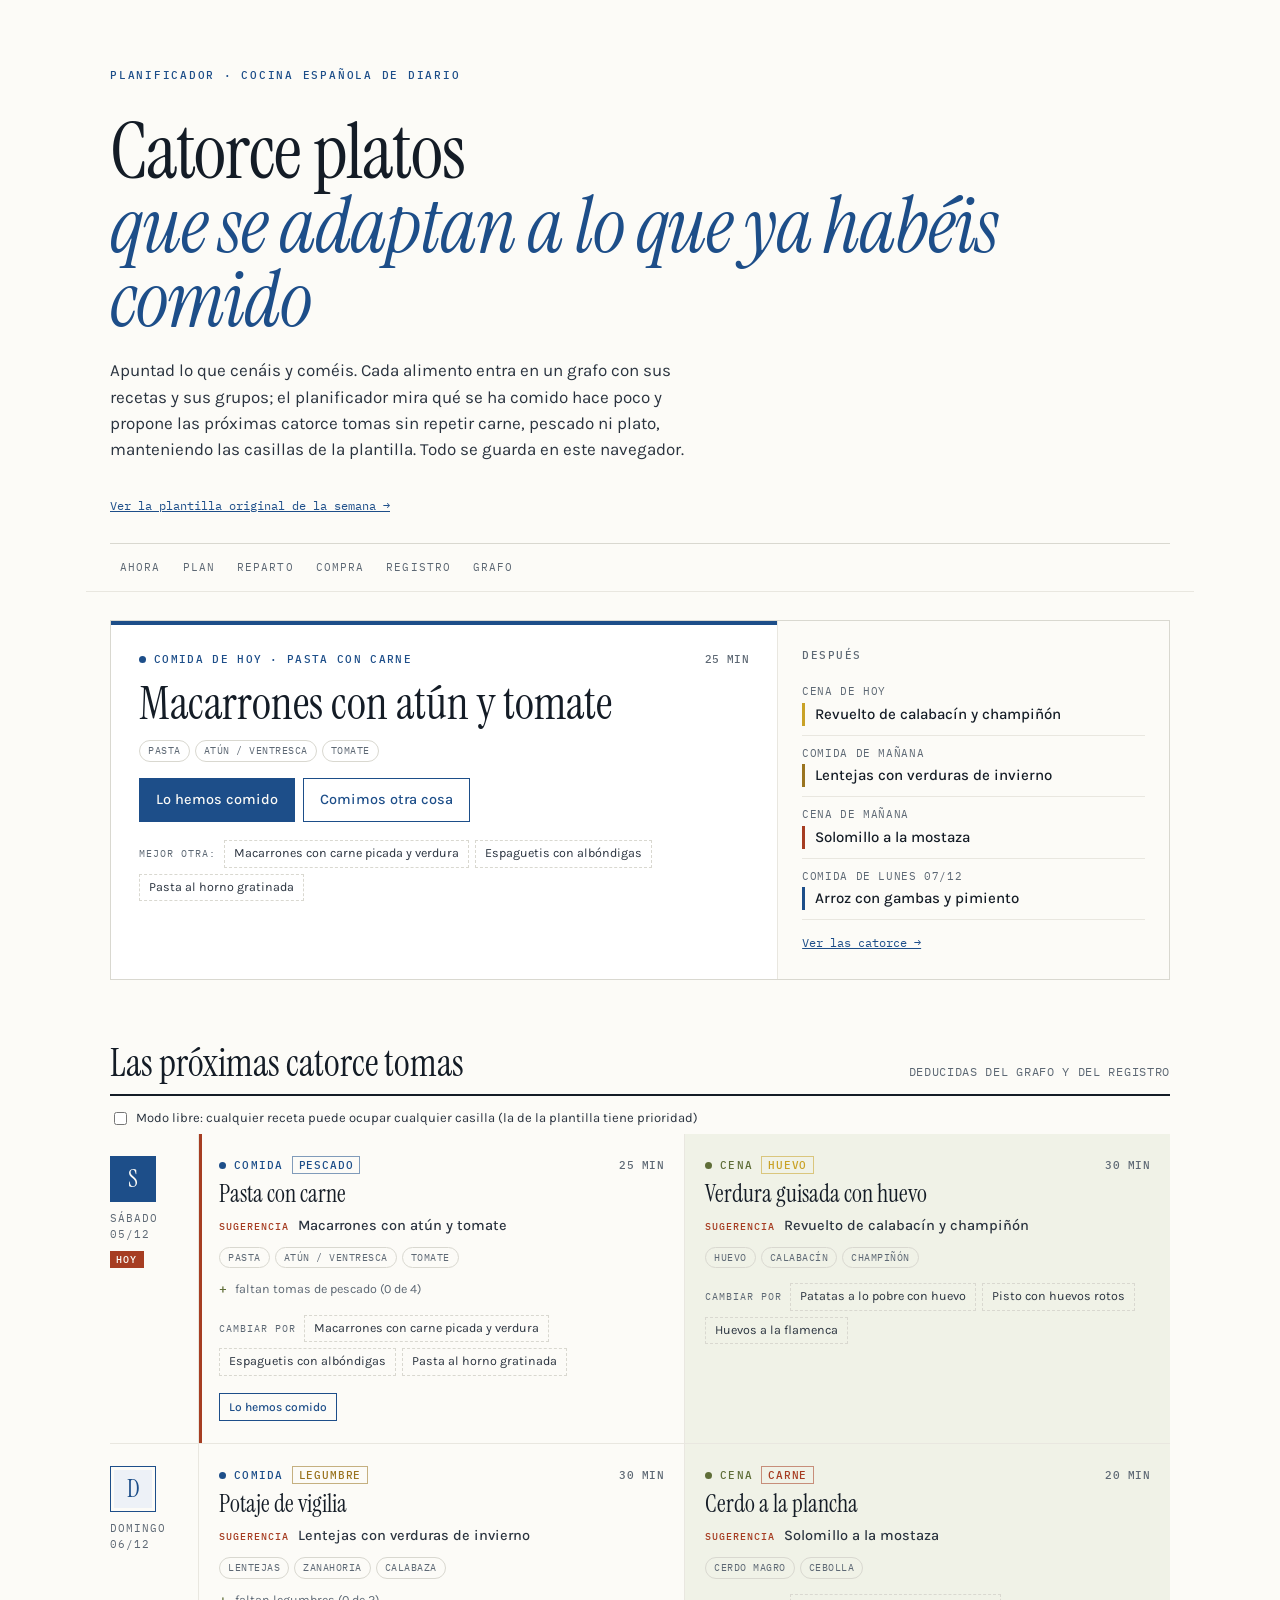
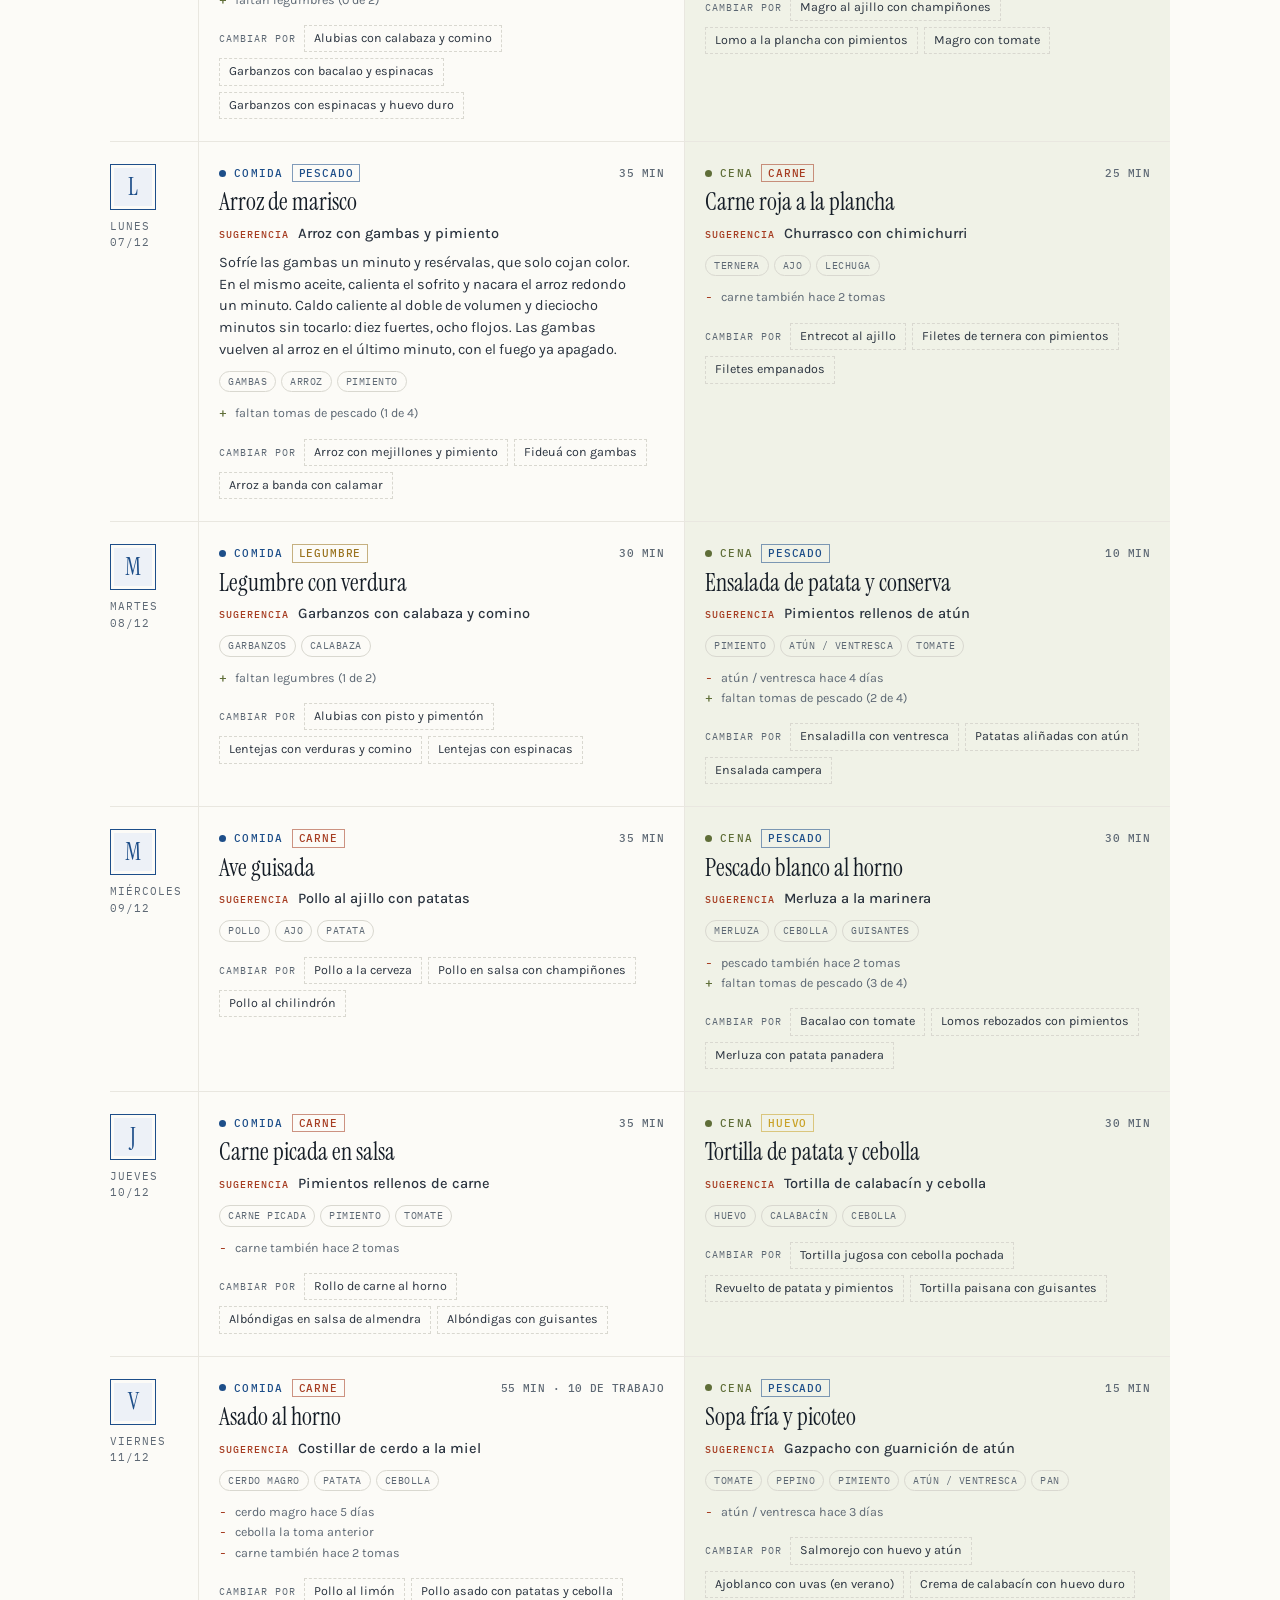
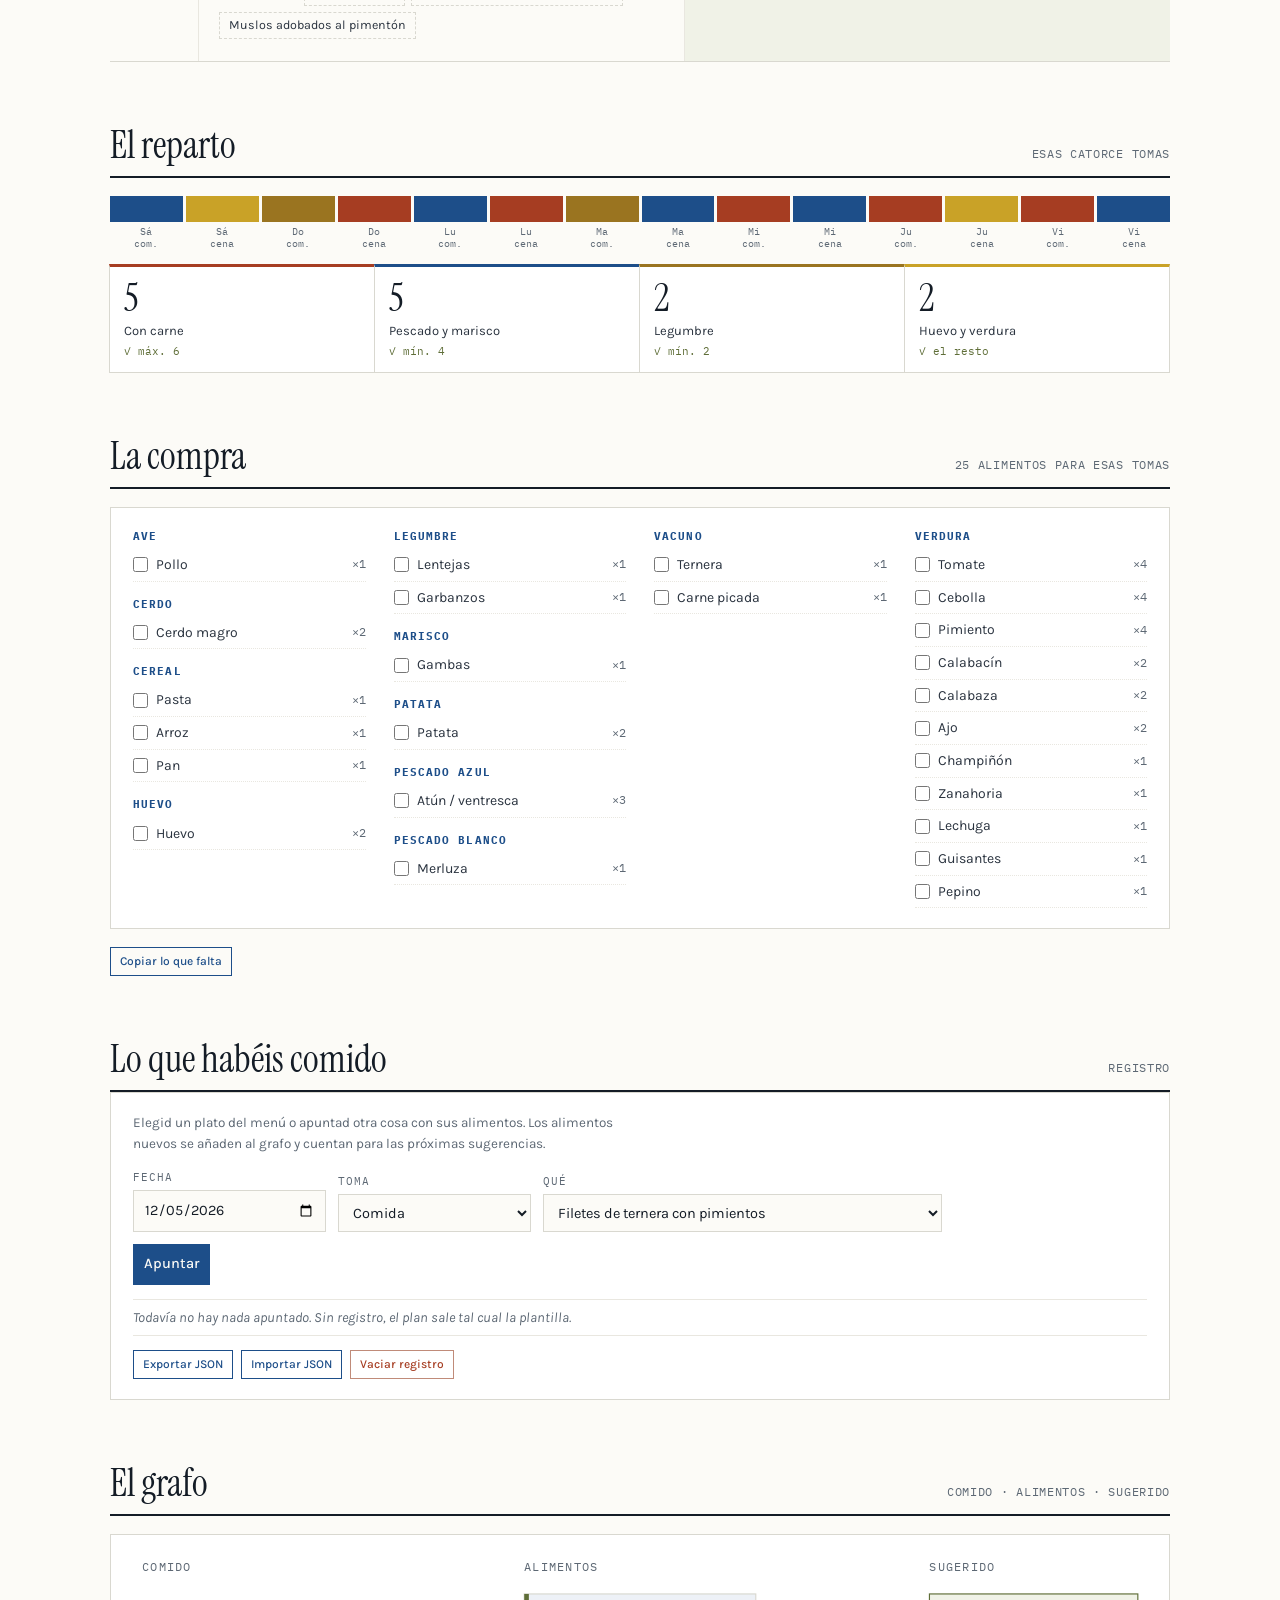
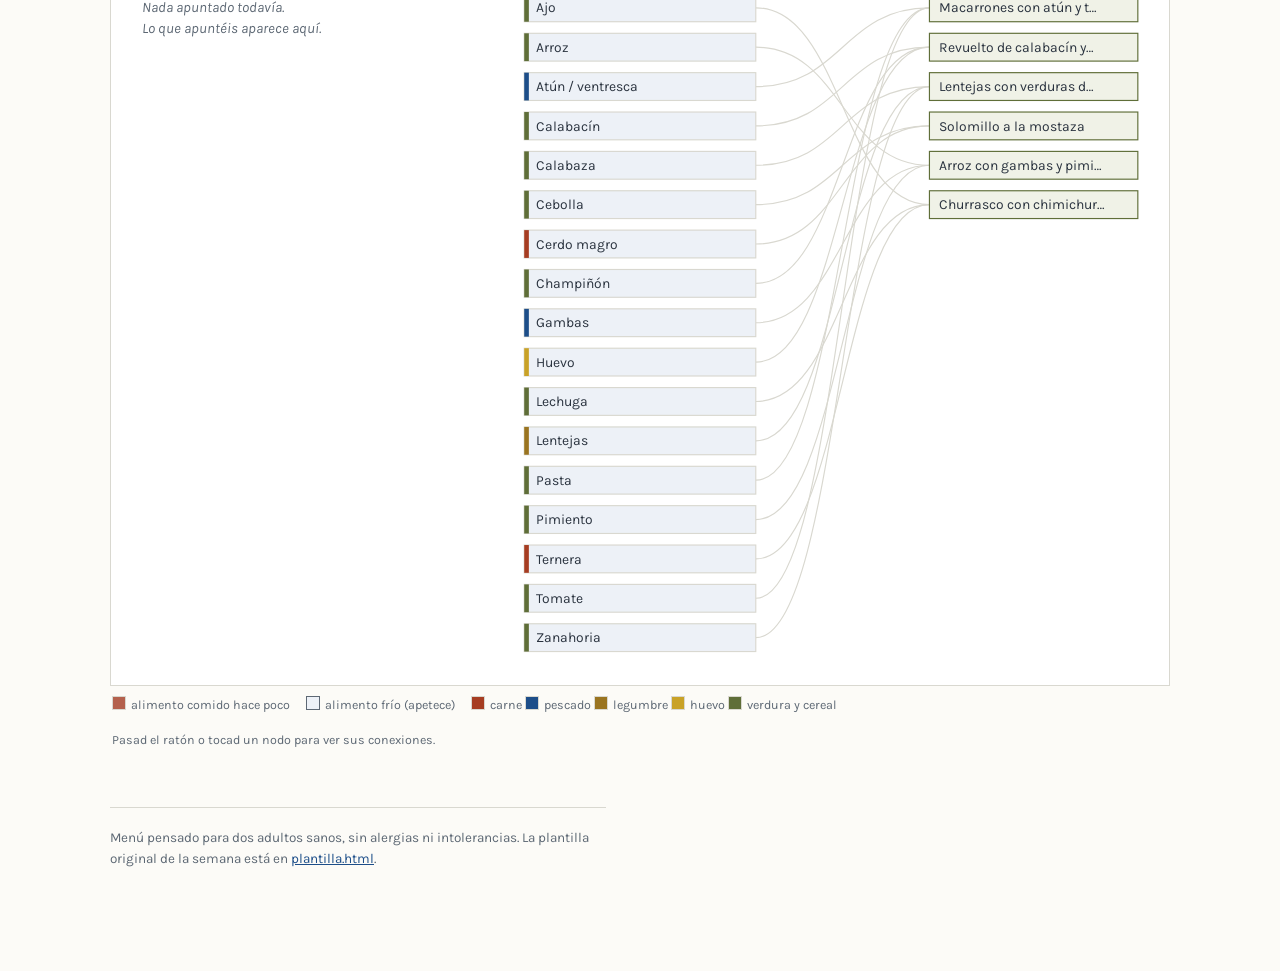
<file: index.html>
<!doctype html>
<html lang="es">
<head>
<meta charset="utf-8">
<meta name="viewport" content="width=device-width, initial-scale=1">
<meta name="description" content="Planificador de catorce tomas para dos: apunta lo que habéis comido y el menú se adapta para no repetir, usando un grafo de alimentos y recetas.">
<meta property="og:title" content="Catorce Platos">
<meta property="og:type" content="website">
<link rel="icon" href="data:image/svg+xml,<svg xmlns=%22http://www.w3.org/2000/svg%22 viewBox=%220 0 100 100%22><text y=%22.9em%22 font-size=%2290%22>%F0%9F%A5%98</text></svg>">
<title>Catorce Platos</title>
<style>
  :root { color-scheme: light dark; }
  body { margin: 0; }
  [hidden] { display: none !important; }
</style>
<link rel="preconnect" href="https://fonts.googleapis.com">
<link rel="preconnect" href="https://fonts.gstatic.com" crossorigin>
<link rel="stylesheet" href="https://fonts.googleapis.com/css2?family=Instrument+Serif:ital@0;1&amp;family=Karla:wght@400;500;700&amp;family=IBM+Plex+Mono:wght@400;500&amp;display=swap">
<link rel="stylesheet" href="estilos.css">
<link rel="stylesheet" href="app.css">
</head>
<body>
<div class="hoja">

  <header class="cabecera">
    <p class="eyebrow">Planificador · Cocina española de diario</p>
    <h1>Catorce platos<br><em>que se adaptan a lo que ya habéis comido</em></h1>
    <p class="entradilla">Apuntad lo que cenáis y coméis. Cada alimento entra en un grafo con sus recetas y sus grupos; el planificador mira qué se ha comido hace poco y propone las próximas catorce tomas sin repetir carne, pescado ni plato, manteniendo las casillas de la plantilla. Todo se guarda en este navegador.</p>
    <a class="enlace-plantilla" href="plantilla.html">Ver la plantilla original de la semana →</a>
  </header>

  <nav class="indice" aria-label="Secciones">
    <a href="#ahora">Ahora</a><a href="#s-plan">Plan</a><a href="#s-reparto">Reparto</a><a href="#s-compra">Compra</a><a href="#s-registro">Registro</a><a href="#s-grafo">Grafo</a>
  </nav>

  <section class="ahora" id="ahora" aria-live="polite"></section>

  <div class="rotulo" id="s-plan"><h2>Las próximas catorce tomas</h2><p>Deducidas del grafo y del registro</p></div>
  <div class="herramientas barra-plan">
    <label class="modo"><input type="checkbox" id="c-libre"> Modo libre: cualquier receta puede ocupar cualquier casilla (la de la plantilla tiene prioridad)</label>
    <button class="app-btn sec mini" id="b-soltar" type="button" hidden>Quitar platos fijados</button>
  </div>
  <section class="semana" id="plan"></section>

  <div class="rotulo" id="s-reparto"><h2>El reparto</h2><p>Esas catorce tomas</p></div>
  <ol class="tira" id="tira" aria-label="Familia de cada toma"></ol>
  <dl class="tabla-balance" id="balance"></dl>

  <div class="rotulo" id="s-compra"><h2>La compra</h2><p id="compra-cuenta">Alimentos que piden esas tomas</p></div>
  <div class="panel lista-compra" id="compra"></div>
  <div class="herramientas">
    <button class="app-btn sec mini" id="b-copiar" type="button">Copiar lo que falta</button>
    <button class="app-btn sec mini" id="b-desmarcar" type="button">Desmarcar todo</button>
  </div>

  <div class="rotulo" id="s-registro"><h2>Lo que habéis comido</h2><p>Registro</p></div>
  <div class="panel">
    <p class="ayuda">Elegid un plato del menú o apuntad otra cosa con sus alimentos. Los alimentos nuevos se añaden al grafo y cuentan para las próximas sugerencias.</p>
    <form class="form" id="form-registro">
      <label>Fecha<input type="date" id="f-fecha" required></label>
      <label>Toma<select id="f-momento"><option value="comida">Comida</option><option value="cena">Cena</option></select></label>
      <label class="span2">Qué<select id="f-receta"></select></label>
      <div class="fila" id="bloque-otro" hidden>
        <div class="form">
          <label class="span2">Nombre del plato<input type="text" id="f-nombre" placeholder="p. ej. Pizza casera"></label>
          <label class="span2">Añadir alimento<input type="text" id="f-ing" list="lista-alimentos" placeholder="escribid y pulsad Intro"></label>
          <label id="bloque-grupo" hidden>Grupo del nuevo alimento<select id="f-grupo"></select></label>
        </div>
        <datalist id="lista-alimentos"></datalist>
        <ul class="etiquetas" id="f-etiquetas"></ul>
      </div>
      <div class="fila"><button class="app-btn" type="submit">Apuntar</button></div>
    </form>
    <ul class="historial" id="historial"></ul>
    <div class="herramientas">
      <button class="app-btn sec mini" id="b-exportar" type="button">Exportar JSON</button>
      <button class="app-btn sec mini" id="b-importar" type="button">Importar JSON</button>
      <input type="file" id="f-archivo" accept="application/json" hidden>
      <button class="app-btn sec mini peligro" id="b-vaciar" type="button">Vaciar registro</button>
    </div>
  </div>

  <div class="rotulo" id="s-grafo"><h2>El grafo</h2><p>Comido · Alimentos · Sugerido</p></div>
  <div class="grafo-caja"><svg id="grafo" role="img" aria-label="Grafo de platos comidos, alimentos y próximos platos sugeridos"></svg></div>
  <p class="leyenda">
    <span><i class="calor-alto"></i>alimento comido hace poco</span>
    <span><i class="calor-bajo"></i>alimento frío (apetece)</span>
    <span><i class="f-carne"></i>carne <i class="f-pescado"></i>pescado <i class="f-legumbre"></i>legumbre <i class="f-huevo"></i>huevo <i class="f-otro"></i>verdura y cereal</span>
    <span>Pasad el ratón o tocad un nodo para ver sus conexiones.</span>
  </p>

  <p class="pie">Menú pensado para dos adultos sanos, sin alergias ni intolerancias. La plantilla original de la semana está en <a href="plantilla.html">plantilla.html</a>.</p>
</div>
<div class="aviso" id="aviso" role="status" hidden><span id="aviso-txt"></span><button type="button" id="aviso-deshacer">Deshacer</button></div>
<script src="datos.js"></script>
<script src="motor.js"></script>
<script src="app.js"></script>
</body>
</html>
</file>
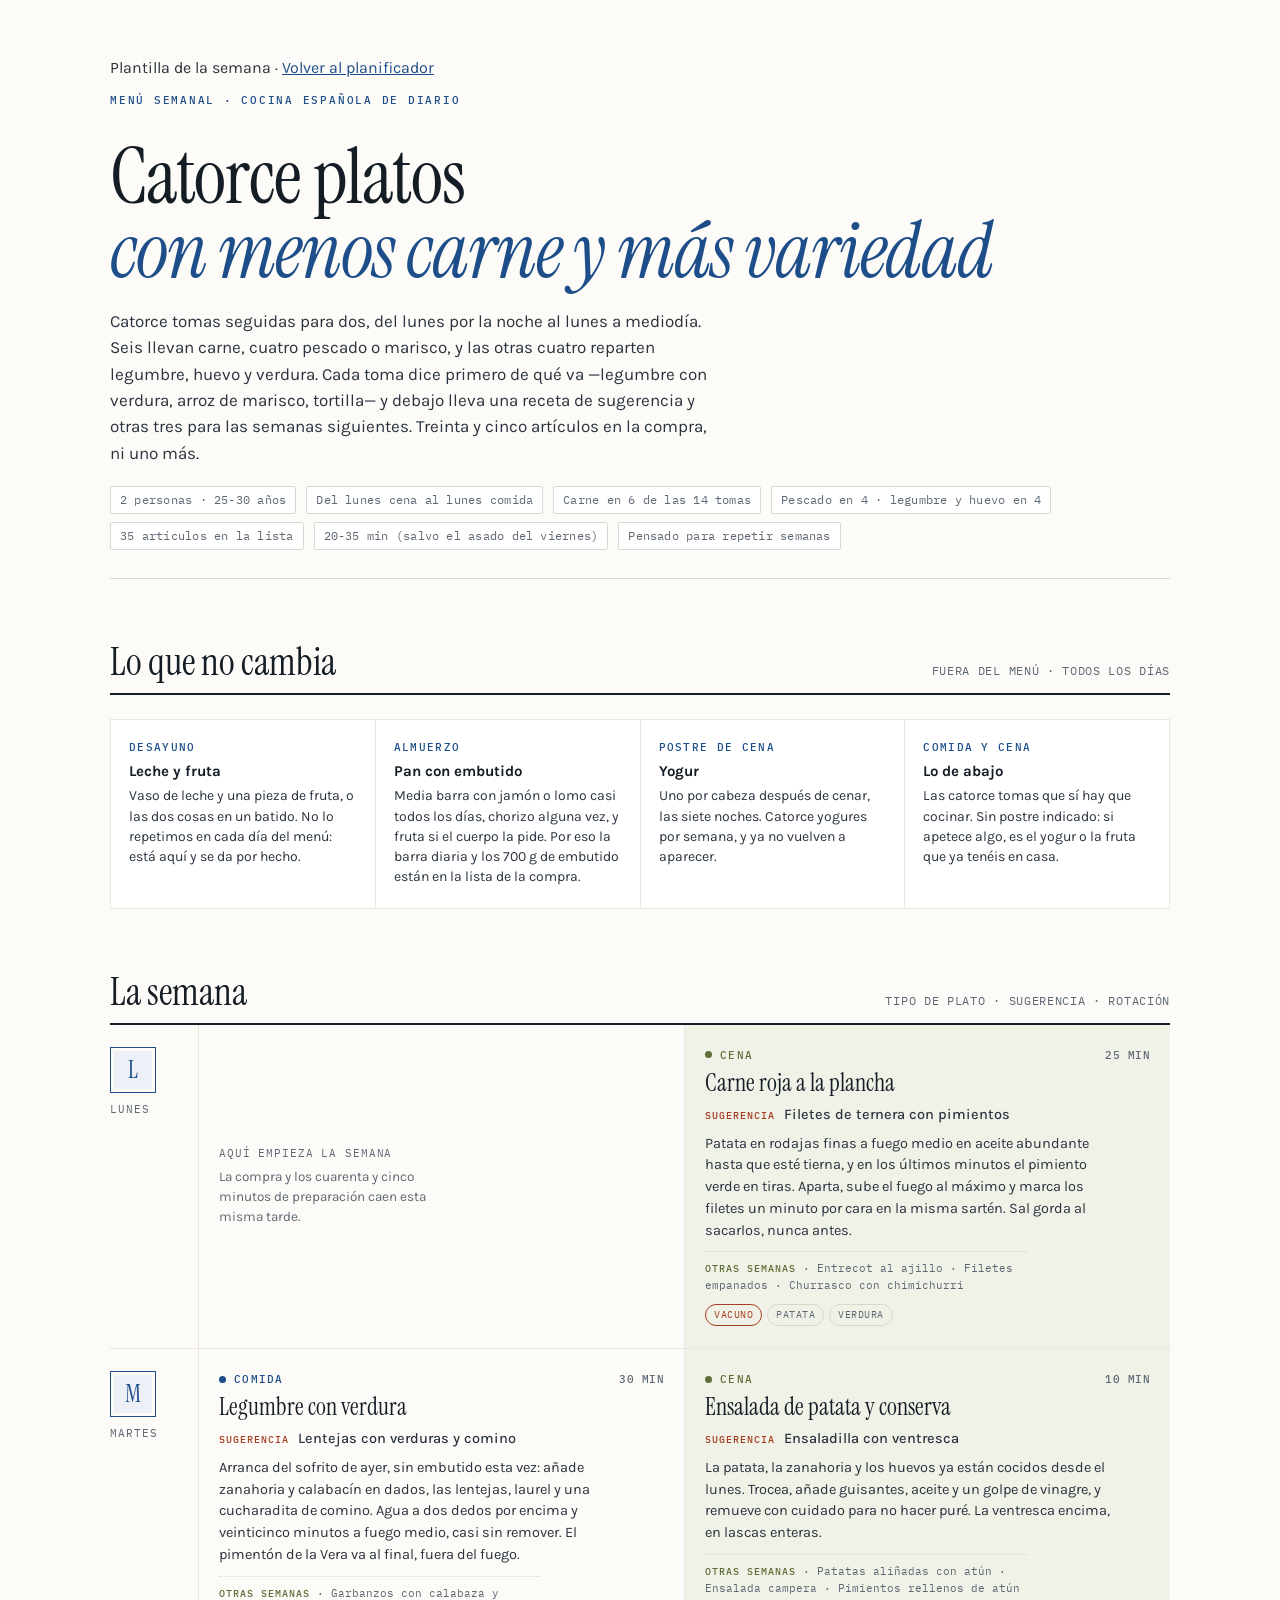
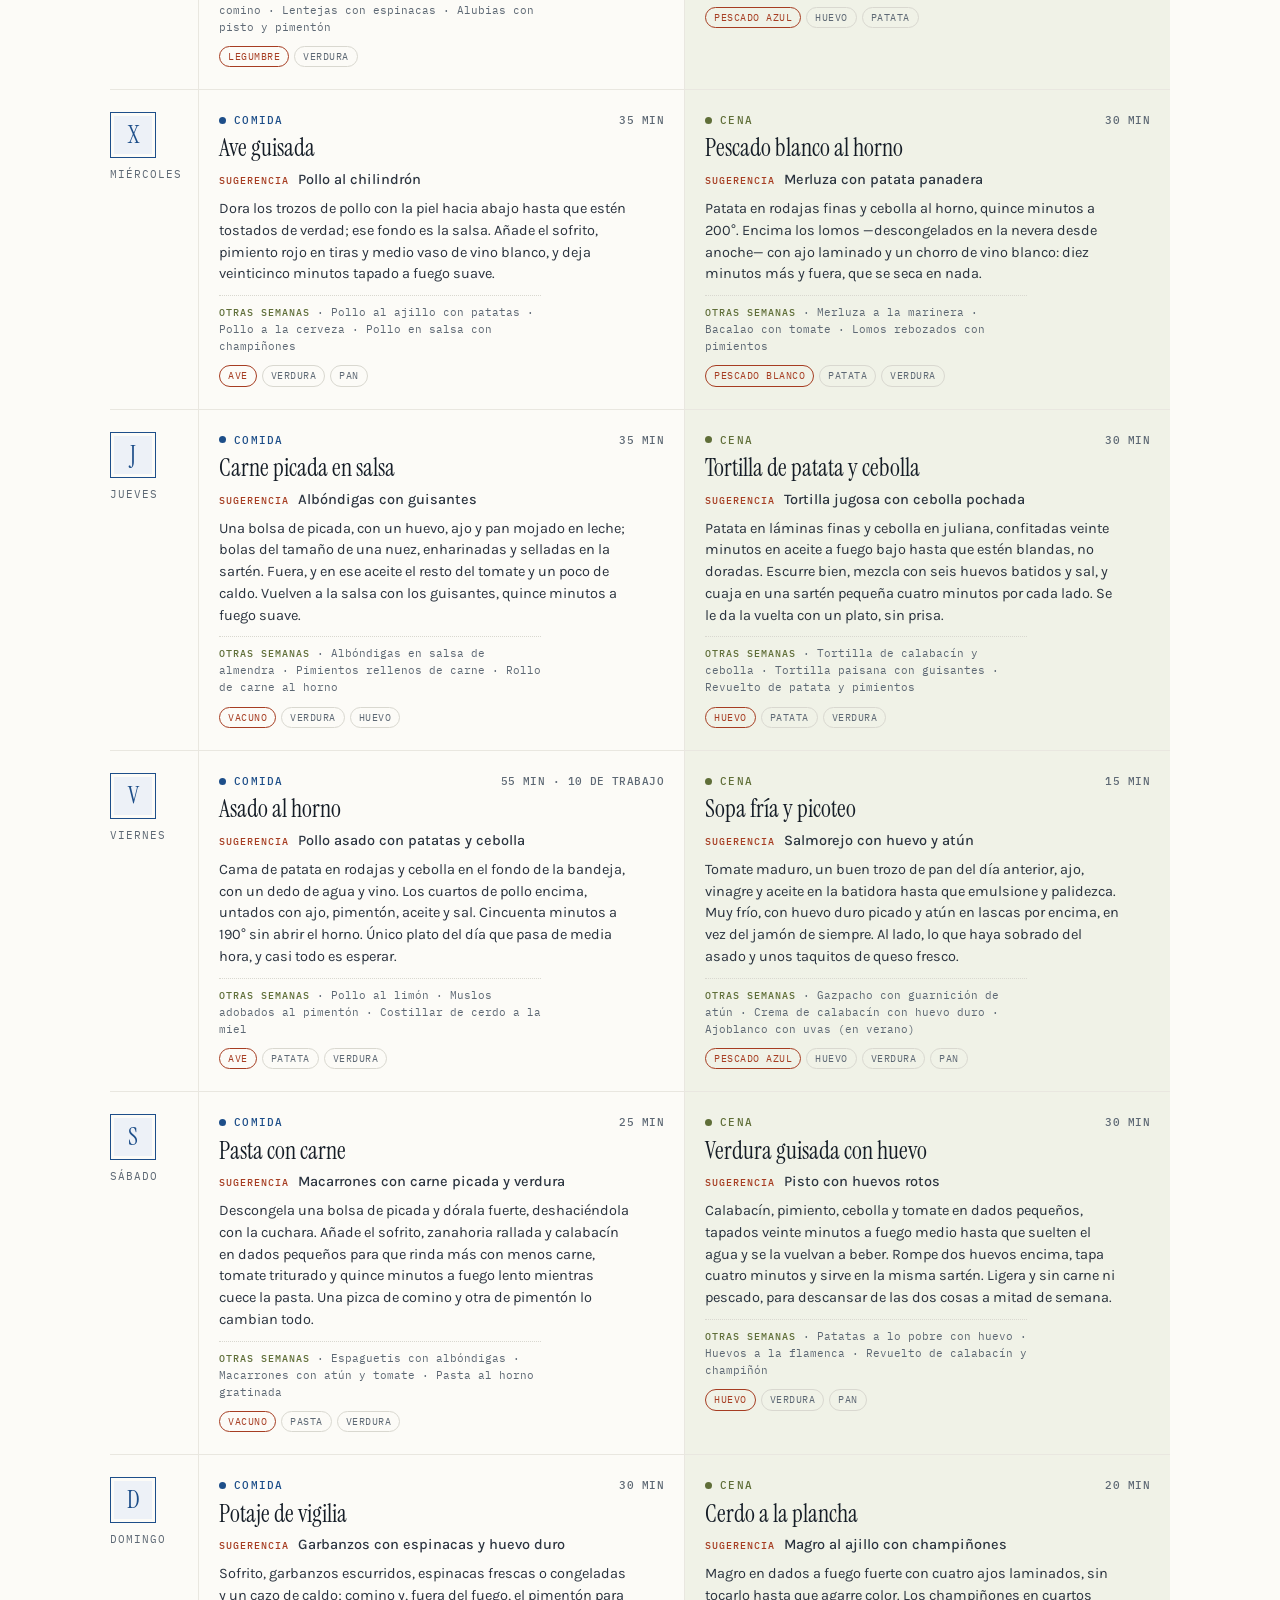
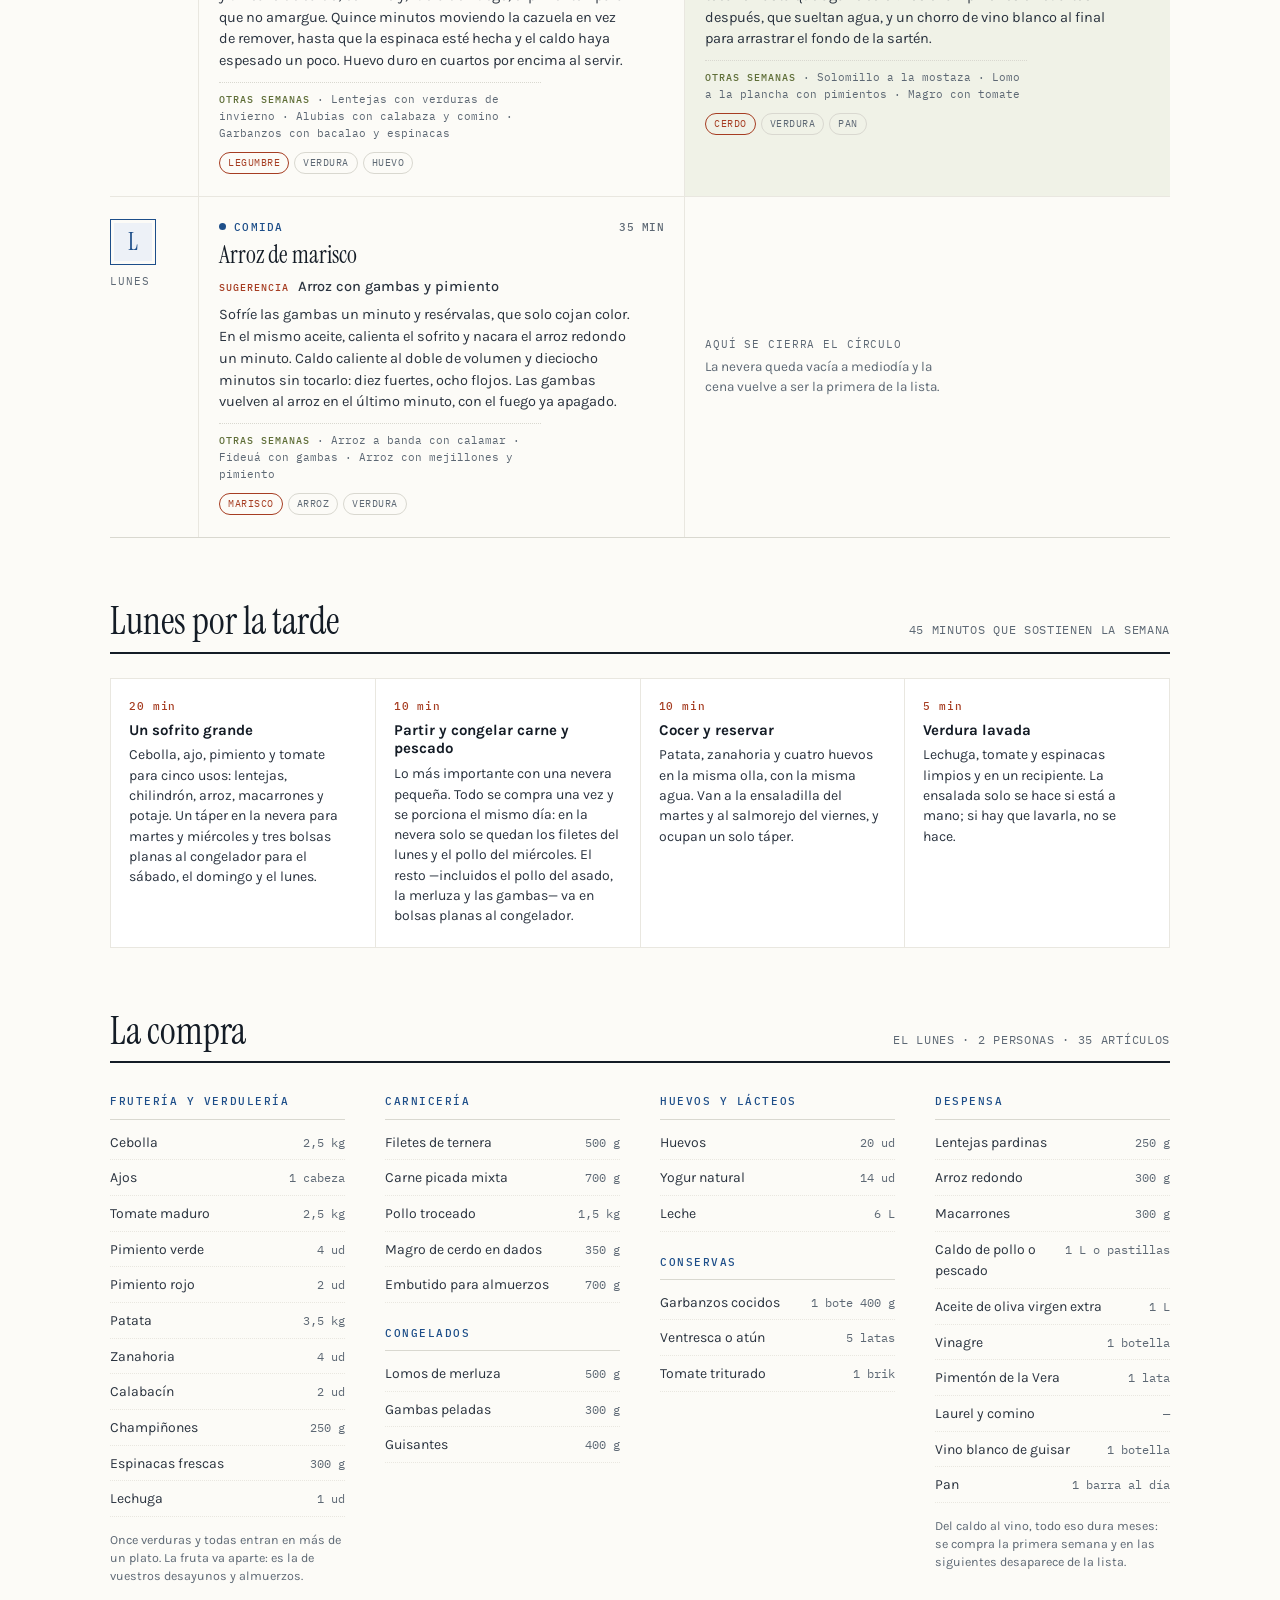
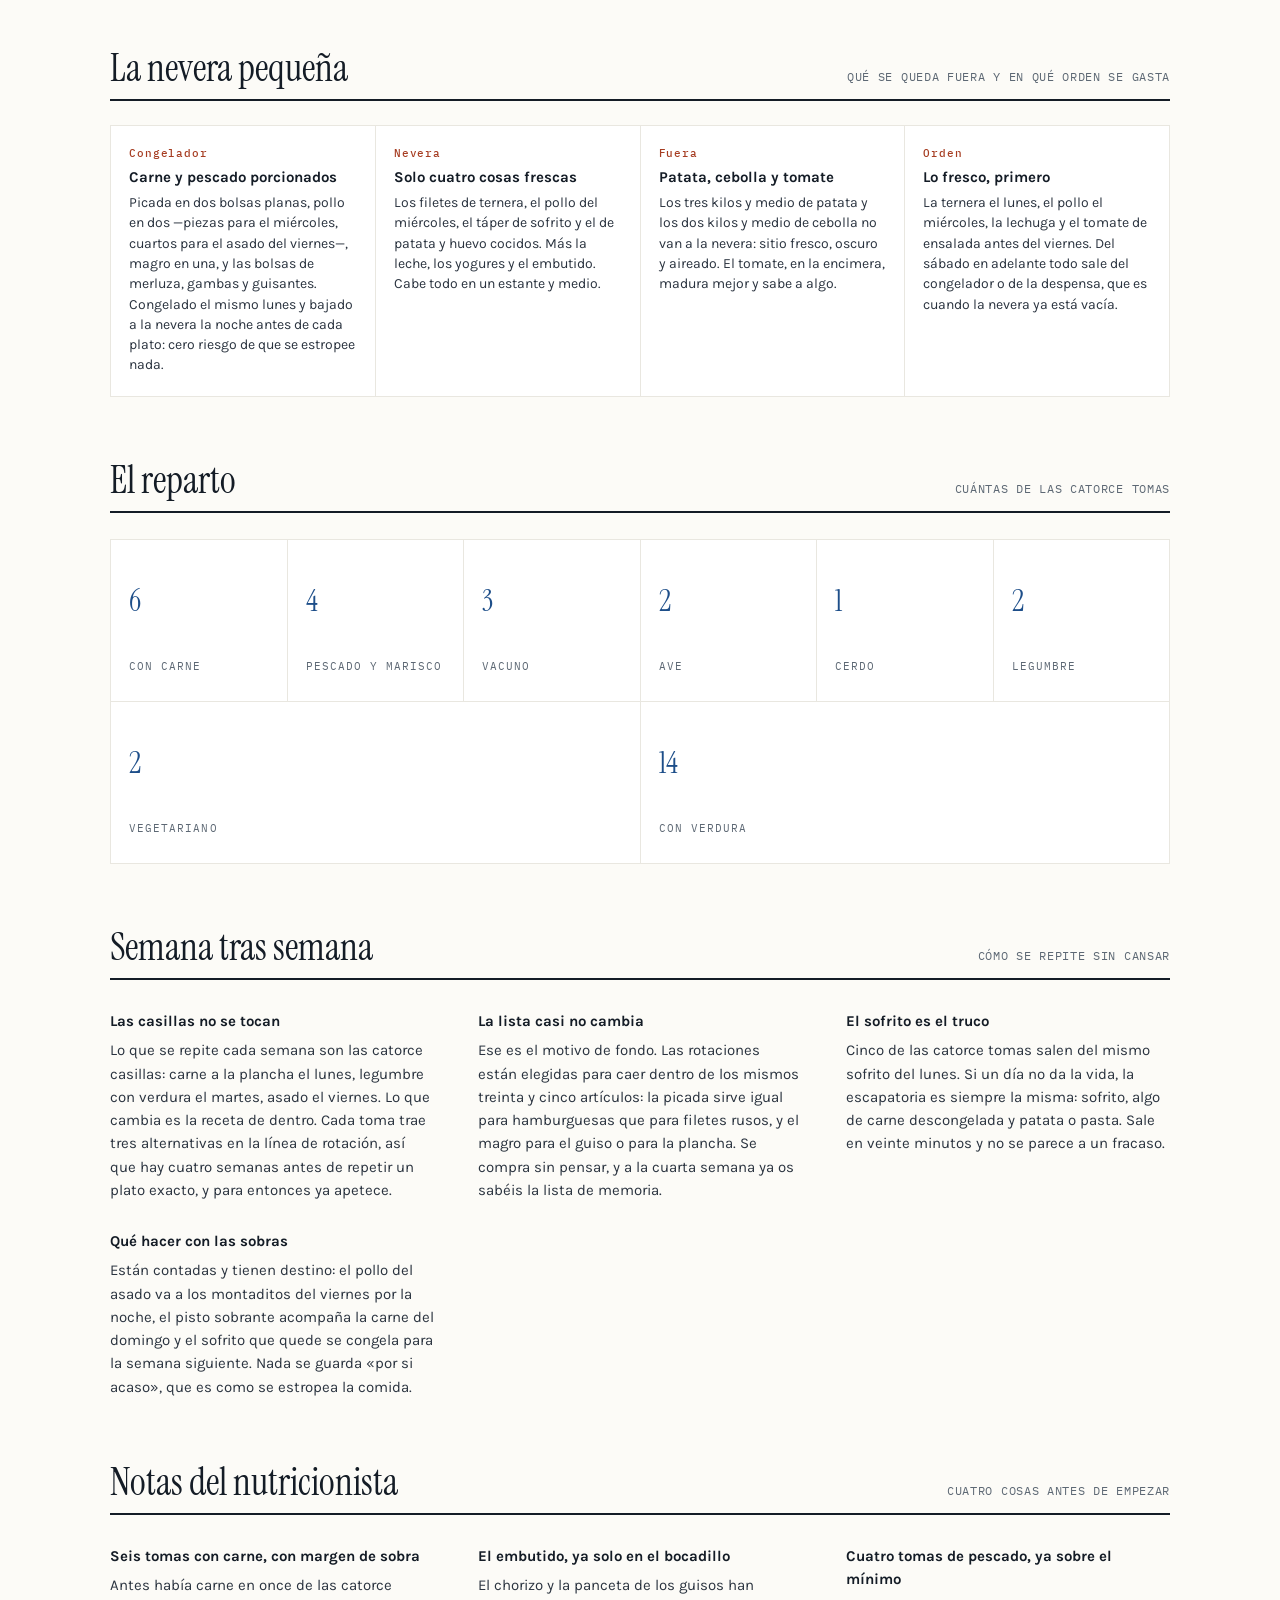
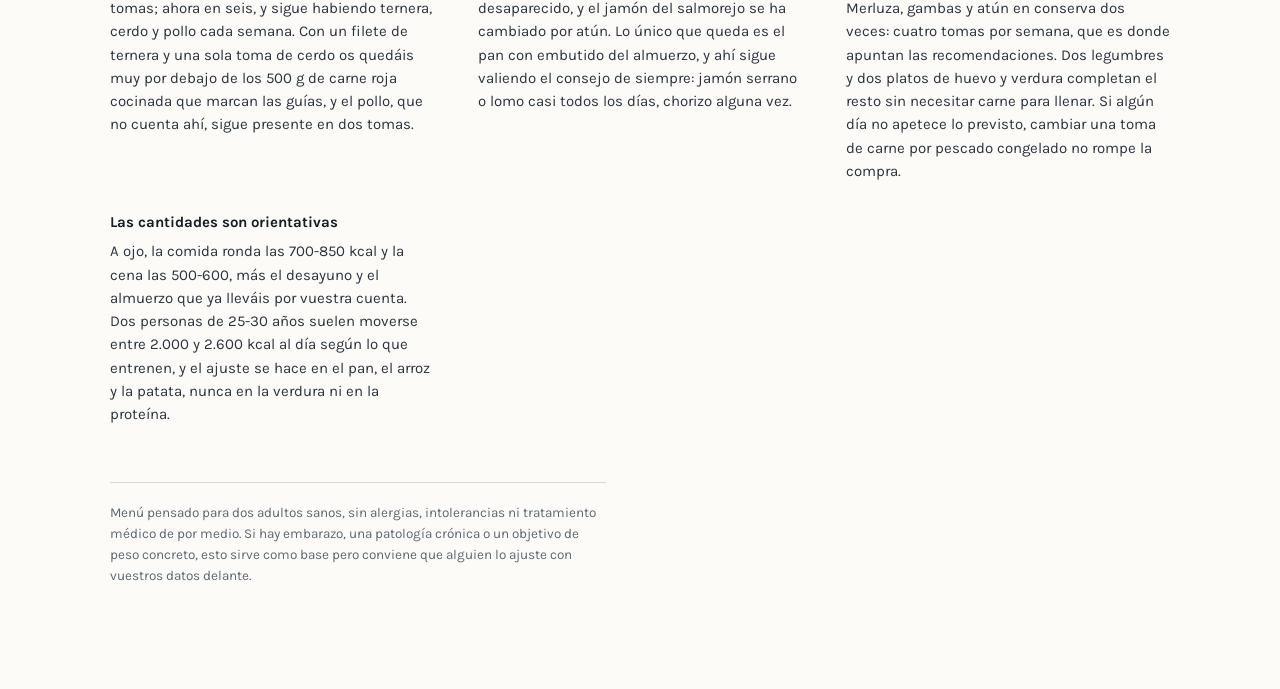
<file: plantilla.html>
<!doctype html>
<html lang="es">
<head>
<meta charset="utf-8">
<meta name="viewport" content="width=device-width, initial-scale=1">
<meta name="description" content="Catorce platos para dos, del lunes por la noche al lunes a mediodía: carne en seis de las catorce tomas, pescado, legumbre y huevo en el resto, una rotación para repetir semanas y una compra de treinta y cinco artículos.">
<meta property="og:title" content="Catorce Platos">
<meta property="og:description" content="Catorce platos para dos, del lunes por la noche al lunes a mediodía: carne en seis de las catorce tomas, pescado, legumbre y huevo en el resto, una rotación para repetir semanas y una compra de treinta y cinco artículos.">
<meta property="og:type" content="website">
<link rel="icon" href="data:image/svg+xml,<svg xmlns=%22http://www.w3.org/2000/svg%22 viewBox=%220 0 100 100%22><text y=%22.9em%22 font-size=%2290%22>%F0%9F%A5%98</text></svg>">
<style>
  :root { color-scheme: light dark; }
  body { margin: 0; }
  img { max-width: 100%; }
  [hidden] { display: none !important; }
</style>
<title>Catorce Platos</title>
<link rel="preconnect" href="https://fonts.googleapis.com">
<link rel="preconnect" href="https://fonts.gstatic.com" crossorigin>
<link rel="stylesheet" href="https://fonts.googleapis.com/css2?family=Instrument+Serif:ital@0;1&amp;family=Karla:wght@400;500;700&amp;family=IBM+Plex+Mono:wght@400;500&amp;display=swap">
<link rel="stylesheet" href="estilos.css">
</head>
<body>

<div class="hoja">

  <nav class="plantilla-aviso">Plantilla de la semana · <a href="index.html">Volver al planificador</a></nav>

  <header class="cabecera">
    <p class="eyebrow">Menú semanal · Cocina española de diario</p>
    <h1>Catorce platos<br><em>con menos carne y más variedad</em></h1>
    <p class="entradilla">Catorce tomas seguidas para dos, del lunes por la noche al lunes a mediodía. Seis llevan carne, cuatro pescado o marisco, y las otras cuatro reparten legumbre, huevo y verdura. Cada toma dice primero de qué va —legumbre con verdura, arroz de marisco, tortilla— y debajo lleva una receta de sugerencia y otras tres para las semanas siguientes. Treinta y cinco artículos en la compra, ni uno más.</p>
    <ul class="supuestos">
      <li>2 personas · 25-30 años</li>
      <li>Del lunes cena al lunes comida</li>
      <li>Carne en 6 de las 14 tomas</li>
      <li>Pescado en 4 · legumbre y huevo en 4</li>
      <li>35 artículos en la lista</li>
      <li>20-35 min (salvo el asado del viernes)</li>
      <li>Pensado para repetir semanas</li>
    </ul>
  </header>

  <div class="rotulo">
    <h2>Lo que no cambia</h2>
    <p>Fuera del menú · Todos los días</p>
  </div>

  <div class="tareas fijo">
    <div class="tarea">
      <p class="reloj">Desayuno</p>
      <h3>Leche y fruta</h3>
      <p>Vaso de leche y una pieza de fruta, o las dos cosas en un batido. No lo repetimos en cada día del menú: está aquí y se da por hecho.</p>
    </div>
    <div class="tarea">
      <p class="reloj">Almuerzo</p>
      <h3>Pan con embutido</h3>
      <p>Media barra con jamón o lomo casi todos los días, chorizo alguna vez, y fruta si el cuerpo la pide. Por eso la barra diaria y los 700 g de embutido están en la lista de la compra.</p>
    </div>
    <div class="tarea">
      <p class="reloj">Postre de cena</p>
      <h3>Yogur</h3>
      <p>Uno por cabeza después de cenar, las siete noches. Catorce yogures por semana, y ya no vuelven a aparecer.</p>
    </div>
    <div class="tarea">
      <p class="reloj">Comida y cena</p>
      <h3>Lo de abajo</h3>
      <p>Las catorce tomas que sí hay que cocinar. Sin postre indicado: si apetece algo, es el yogur o la fruta que ya tenéis en casa.</p>
    </div>
  </div>

  <div class="rotulo">
    <h2>La semana</h2>
    <p>Tipo de plato · Sugerencia · Rotación</p>
  </div>

  <section class="semana">

    <article class="dia">
      <div class="fecha">
        <div class="azulejo" aria-hidden="true">L</div>
        <span>Lunes</span>
      </div>
      <div class="toma toma--linde">
        <p>Aquí empieza la semana</p>
        <p class="eco">La compra y los cuarenta y cinco minutos de preparación caen esta misma tarde.</p>
      </div>
      <div class="toma toma--cena">
        <div class="toma-cab"><span class="marca"></span>Cena<span class="reloj">25 min</span></div>
        <h3>Carne roja a la plancha</h3>
        <p class="sug"><em>Sugerencia</em><b>Filetes de ternera con pimientos</b></p>
        <p>Patata en rodajas finas a fuego medio en aceite abundante hasta que esté tierna, y en los últimos minutos el pimiento verde en tiras. Aparta, sube el fuego al máximo y marca los filetes un minuto por cara en la misma sartén. Sal gorda al sacarlos, nunca antes.</p>
        <p class="rot"><em>Otras semanas</em> · Entrecot al ajillo · Filetes empanados · Churrasco con chimichurri</p>
        <ul class="chips"><li class="destaca">Vacuno</li><li>Patata</li><li>Verdura</li></ul>
      </div>
    </article>

    <article class="dia">
      <div class="fecha">
        <div class="azulejo" aria-hidden="true">M</div>
        <span>Martes</span>
      </div>
      <div class="toma toma--comida">
        <div class="toma-cab"><span class="marca"></span>Comida<span class="reloj">30 min</span></div>
        <h3>Legumbre con verdura</h3>
        <p class="sug"><em>Sugerencia</em><b>Lentejas con verduras y comino</b></p>
        <p>Arranca del sofrito de ayer, sin embutido esta vez: añade zanahoria y calabacín en dados, las lentejas, laurel y una cucharadita de comino. Agua a dos dedos por encima y veinticinco minutos a fuego medio, casi sin remover. El pimentón de la Vera va al final, fuera del fuego.</p>
        <p class="rot"><em>Otras semanas</em> · Garbanzos con calabaza y comino · Lentejas con espinacas · Alubias con pisto y pimentón</p>
        <ul class="chips"><li class="destaca">Legumbre</li><li>Verdura</li></ul>
      </div>
      <div class="toma toma--cena">
        <div class="toma-cab"><span class="marca"></span>Cena<span class="reloj">10 min</span></div>
        <h3>Ensalada de patata y conserva</h3>
        <p class="sug"><em>Sugerencia</em><b>Ensaladilla con ventresca</b></p>
        <p>La patata, la zanahoria y los huevos ya están cocidos desde el lunes. Trocea, añade guisantes, aceite y un golpe de vinagre, y remueve con cuidado para no hacer puré. La ventresca encima, en lascas enteras.</p>
        <p class="rot"><em>Otras semanas</em> · Patatas aliñadas con atún · Ensalada campera · Pimientos rellenos de atún</p>
        <ul class="chips"><li class="destaca">Pescado azul</li><li>Huevo</li><li>Patata</li></ul>
      </div>
    </article>

    <article class="dia">
      <div class="fecha">
        <div class="azulejo" aria-hidden="true">X</div>
        <span>Miércoles</span>
      </div>
      <div class="toma toma--comida">
        <div class="toma-cab"><span class="marca"></span>Comida<span class="reloj">35 min</span></div>
        <h3>Ave guisada</h3>
        <p class="sug"><em>Sugerencia</em><b>Pollo al chilindrón</b></p>
        <p>Dora los trozos de pollo con la piel hacia abajo hasta que estén tostados de verdad; ese fondo es la salsa. Añade el sofrito, pimiento rojo en tiras y medio vaso de vino blanco, y deja veinticinco minutos tapado a fuego suave.</p>
        <p class="rot"><em>Otras semanas</em> · Pollo al ajillo con patatas · Pollo a la cerveza · Pollo en salsa con champiñones</p>
        <ul class="chips"><li class="destaca">Ave</li><li>Verdura</li><li>Pan</li></ul>
      </div>
      <div class="toma toma--cena">
        <div class="toma-cab"><span class="marca"></span>Cena<span class="reloj">30 min</span></div>
        <h3>Pescado blanco al horno</h3>
        <p class="sug"><em>Sugerencia</em><b>Merluza con patata panadera</b></p>
        <p>Patata en rodajas finas y cebolla al horno, quince minutos a 200°. Encima los lomos —descongelados en la nevera desde anoche— con ajo laminado y un chorro de vino blanco: diez minutos más y fuera, que se seca en nada.</p>
        <p class="rot"><em>Otras semanas</em> · Merluza a la marinera · Bacalao con tomate · Lomos rebozados con pimientos</p>
        <ul class="chips"><li class="destaca">Pescado blanco</li><li>Patata</li><li>Verdura</li></ul>
      </div>
    </article>

    <article class="dia">
      <div class="fecha">
        <div class="azulejo" aria-hidden="true">J</div>
        <span>Jueves</span>
      </div>
      <div class="toma toma--comida">
        <div class="toma-cab"><span class="marca"></span>Comida<span class="reloj">35 min</span></div>
        <h3>Carne picada en salsa</h3>
        <p class="sug"><em>Sugerencia</em><b>Albóndigas con guisantes</b></p>
        <p>Una bolsa de picada, con un huevo, ajo y pan mojado en leche; bolas del tamaño de una nuez, enharinadas y selladas en la sartén. Fuera, y en ese aceite el resto del tomate y un poco de caldo. Vuelven a la salsa con los guisantes, quince minutos a fuego suave.</p>
        <p class="rot"><em>Otras semanas</em> · Albóndigas en salsa de almendra · Pimientos rellenos de carne · Rollo de carne al horno</p>
        <ul class="chips"><li class="destaca">Vacuno</li><li>Verdura</li><li>Huevo</li></ul>
      </div>
      <div class="toma toma--cena">
        <div class="toma-cab"><span class="marca"></span>Cena<span class="reloj">30 min</span></div>
        <h3>Tortilla de patata y cebolla</h3>
        <p class="sug"><em>Sugerencia</em><b>Tortilla jugosa con cebolla pochada</b></p>
        <p>Patata en láminas finas y cebolla en juliana, confitadas veinte minutos en aceite a fuego bajo hasta que estén blandas, no doradas. Escurre bien, mezcla con seis huevos batidos y sal, y cuaja en una sartén pequeña cuatro minutos por cada lado. Se le da la vuelta con un plato, sin prisa.</p>
        <p class="rot"><em>Otras semanas</em> · Tortilla de calabacín y cebolla · Tortilla paisana con guisantes · Revuelto de patata y pimientos</p>
        <ul class="chips"><li class="destaca">Huevo</li><li>Patata</li><li>Verdura</li></ul>
      </div>
    </article>

    <article class="dia">
      <div class="fecha">
        <div class="azulejo" aria-hidden="true">V</div>
        <span>Viernes</span>
      </div>
      <div class="toma toma--comida">
        <div class="toma-cab"><span class="marca"></span>Comida<span class="reloj">55 min · 10 de trabajo</span></div>
        <h3>Asado al horno</h3>
        <p class="sug"><em>Sugerencia</em><b>Pollo asado con patatas y cebolla</b></p>
        <p>Cama de patata en rodajas y cebolla en el fondo de la bandeja, con un dedo de agua y vino. Los cuartos de pollo encima, untados con ajo, pimentón, aceite y sal. Cincuenta minutos a 190° sin abrir el horno. Único plato del día que pasa de media hora, y casi todo es esperar.</p>
        <p class="rot"><em>Otras semanas</em> · Pollo al limón · Muslos adobados al pimentón · Costillar de cerdo a la miel</p>
        <ul class="chips"><li class="destaca">Ave</li><li>Patata</li><li>Verdura</li></ul>
      </div>
      <div class="toma toma--cena">
        <div class="toma-cab"><span class="marca"></span>Cena<span class="reloj">15 min</span></div>
        <h3>Sopa fría y picoteo</h3>
        <p class="sug"><em>Sugerencia</em><b>Salmorejo con huevo y atún</b></p>
        <p>Tomate maduro, un buen trozo de pan del día anterior, ajo, vinagre y aceite en la batidora hasta que emulsione y palidezca. Muy frío, con huevo duro picado y atún en lascas por encima, en vez del jamón de siempre. Al lado, lo que haya sobrado del asado y unos taquitos de queso fresco.</p>
        <p class="rot"><em>Otras semanas</em> · Gazpacho con guarnición de atún · Crema de calabacín con huevo duro · Ajoblanco con uvas (en verano)</p>
        <ul class="chips"><li class="destaca">Pescado azul</li><li>Huevo</li><li>Verdura</li><li>Pan</li></ul>
      </div>
    </article>

    <article class="dia">
      <div class="fecha">
        <div class="azulejo" aria-hidden="true">S</div>
        <span>Sábado</span>
      </div>
      <div class="toma toma--comida">
        <div class="toma-cab"><span class="marca"></span>Comida<span class="reloj">25 min</span></div>
        <h3>Pasta con carne</h3>
        <p class="sug"><em>Sugerencia</em><b>Macarrones con carne picada y verdura</b></p>
        <p>Descongela una bolsa de picada y dórala fuerte, deshaciéndola con la cuchara. Añade el sofrito, zanahoria rallada y calabacín en dados pequeños para que rinda más con menos carne, tomate triturado y quince minutos a fuego lento mientras cuece la pasta. Una pizca de comino y otra de pimentón lo cambian todo.</p>
        <p class="rot"><em>Otras semanas</em> · Espaguetis con albóndigas · Macarrones con atún y tomate · Pasta al horno gratinada</p>
        <ul class="chips"><li class="destaca">Vacuno</li><li>Pasta</li><li>Verdura</li></ul>
      </div>
      <div class="toma toma--cena">
        <div class="toma-cab"><span class="marca"></span>Cena<span class="reloj">30 min</span></div>
        <h3>Verdura guisada con huevo</h3>
        <p class="sug"><em>Sugerencia</em><b>Pisto con huevos rotos</b></p>
        <p>Calabacín, pimiento, cebolla y tomate en dados pequeños, tapados veinte minutos a fuego medio hasta que suelten el agua y se la vuelvan a beber. Rompe dos huevos encima, tapa cuatro minutos y sirve en la misma sartén. Ligera y sin carne ni pescado, para descansar de las dos cosas a mitad de semana.</p>
        <p class="rot"><em>Otras semanas</em> · Patatas a lo pobre con huevo · Huevos a la flamenca · Revuelto de calabacín y champiñón</p>
        <ul class="chips"><li class="destaca">Huevo</li><li>Verdura</li><li>Pan</li></ul>
      </div>
    </article>

    <article class="dia">
      <div class="fecha">
        <div class="azulejo" aria-hidden="true">D</div>
        <span>Domingo</span>
      </div>
      <div class="toma toma--comida">
        <div class="toma-cab"><span class="marca"></span>Comida<span class="reloj">30 min</span></div>
        <h3>Potaje de vigilia</h3>
        <p class="sug"><em>Sugerencia</em><b>Garbanzos con espinacas y huevo duro</b></p>
        <p>Sofrito, garbanzos escurridos, espinacas frescas o congeladas y un cazo de caldo; comino y, fuera del fuego, el pimentón para que no amargue. Quince minutos moviendo la cazuela en vez de remover, hasta que la espinaca esté hecha y el caldo haya espesado un poco. Huevo duro en cuartos por encima al servir.</p>
        <p class="rot"><em>Otras semanas</em> · Lentejas con verduras de invierno · Alubias con calabaza y comino · Garbanzos con bacalao y espinacas</p>
        <ul class="chips"><li class="destaca">Legumbre</li><li>Verdura</li><li>Huevo</li></ul>
      </div>
      <div class="toma toma--cena">
        <div class="toma-cab"><span class="marca"></span>Cena<span class="reloj">20 min</span></div>
        <h3>Cerdo a la plancha</h3>
        <p class="sug"><em>Sugerencia</em><b>Magro al ajillo con champiñones</b></p>
        <p>Magro en dados a fuego fuerte con cuatro ajos laminados, sin tocarlo hasta que agarre color. Los champiñones en cuartos después, que sueltan agua, y un chorro de vino blanco al final para arrastrar el fondo de la sartén.</p>
        <p class="rot"><em>Otras semanas</em> · Solomillo a la mostaza · Lomo a la plancha con pimientos · Magro con tomate</p>
        <ul class="chips"><li class="destaca">Cerdo</li><li>Verdura</li><li>Pan</li></ul>
      </div>
    </article>

    <article class="dia">
      <div class="fecha">
        <div class="azulejo" aria-hidden="true">L</div>
        <span>Lunes</span>
      </div>
      <div class="toma toma--comida">
        <div class="toma-cab"><span class="marca"></span>Comida<span class="reloj">35 min</span></div>
        <h3>Arroz de marisco</h3>
        <p class="sug"><em>Sugerencia</em><b>Arroz con gambas y pimiento</b></p>
        <p>Sofríe las gambas un minuto y resérvalas, que solo cojan color. En el mismo aceite, calienta el sofrito y nacara el arroz redondo un minuto. Caldo caliente al doble de volumen y dieciocho minutos sin tocarlo: diez fuertes, ocho flojos. Las gambas vuelven al arroz en el último minuto, con el fuego ya apagado.</p>
        <p class="rot"><em>Otras semanas</em> · Arroz a banda con calamar · Fideuá con gambas · Arroz con mejillones y pimiento</p>
        <ul class="chips"><li class="destaca">Marisco</li><li>Arroz</li><li>Verdura</li></ul>
      </div>
      <div class="toma toma--linde">
        <p>Aquí se cierra el círculo</p>
        <p class="eco">La nevera queda vacía a mediodía y la cena vuelve a ser la primera de la lista.</p>
      </div>
    </article>

  </section>

  <div class="rotulo">
    <h2>Lunes por la tarde</h2>
    <p>45 minutos que sostienen la semana</p>
  </div>

  <div class="tareas">
    <div class="tarea">
      <p class="reloj">20 min</p>
      <h3>Un sofrito grande</h3>
      <p>Cebolla, ajo, pimiento y tomate para cinco usos: lentejas, chilindrón, arroz, macarrones y potaje. Un táper en la nevera para martes y miércoles y tres bolsas planas al congelador para el sábado, el domingo y el lunes.</p>
    </div>
    <div class="tarea">
      <p class="reloj">10 min</p>
      <h3>Partir y congelar carne y pescado</h3>
      <p>Lo más importante con una nevera pequeña. Todo se compra una vez y se porciona el mismo día: en la nevera solo se quedan los filetes del lunes y el pollo del miércoles. El resto —incluidos el pollo del asado, la merluza y las gambas— va en bolsas planas al congelador.</p>
    </div>
    <div class="tarea">
      <p class="reloj">10 min</p>
      <h3>Cocer y reservar</h3>
      <p>Patata, zanahoria y cuatro huevos en la misma olla, con la misma agua. Van a la ensaladilla del martes y al salmorejo del viernes, y ocupan un solo táper.</p>
    </div>
    <div class="tarea">
      <p class="reloj">5 min</p>
      <h3>Verdura lavada</h3>
      <p>Lechuga, tomate y espinacas limpios y en un recipiente. La ensalada solo se hace si está a mano; si hay que lavarla, no se hace.</p>
    </div>
  </div>

  <div class="rotulo">
    <h2>La compra</h2>
    <p>El lunes · 2 personas · 35 artículos</p>
  </div>

  <div class="compra">
    <div class="puesto">
      <h3>Frutería y verdulería</h3>
      <ul>
        <li>Cebolla <span class="cant">2,5 kg</span></li>
        <li>Ajos <span class="cant">1 cabeza</span></li>
        <li>Tomate maduro <span class="cant">2,5 kg</span></li>
        <li>Pimiento verde <span class="cant">4 ud</span></li>
        <li>Pimiento rojo <span class="cant">2 ud</span></li>
        <li>Patata <span class="cant">3,5 kg</span></li>
        <li>Zanahoria <span class="cant">4 ud</span></li>
        <li>Calabacín <span class="cant">2 ud</span></li>
        <li>Champiñones <span class="cant">250 g</span></li>
        <li>Espinacas frescas <span class="cant">300 g</span></li>
        <li>Lechuga <span class="cant">1 ud</span></li>
      </ul>
      <p class="apunte">Once verduras y todas entran en más de un plato. La fruta va aparte: es la de vuestros desayunos y almuerzos.</p>
    </div>
    <div class="puesto">
      <h3>Carnicería</h3>
      <ul>
        <li>Filetes de ternera <span class="cant">500 g</span></li>
        <li>Carne picada mixta <span class="cant">700 g</span></li>
        <li>Pollo troceado <span class="cant">1,5 kg</span></li>
        <li>Magro de cerdo en dados <span class="cant">350 g</span></li>
        <li>Embutido para almuerzos <span class="cant">700 g</span></li>
      </ul>
      <h3 style="margin-top:22px">Congelados</h3>
      <ul>
        <li>Lomos de merluza <span class="cant">500 g</span></li>
        <li>Gambas peladas <span class="cant">300 g</span></li>
        <li>Guisantes <span class="cant">400 g</span></li>
      </ul>
    </div>
    <div class="puesto">
      <h3>Huevos y lácteos</h3>
      <ul>
        <li>Huevos <span class="cant">20 ud</span></li>
        <li>Yogur natural <span class="cant">14 ud</span></li>
        <li>Leche <span class="cant">6 L</span></li>
      </ul>
      <h3 style="margin-top:22px">Conservas</h3>
      <ul>
        <li>Garbanzos cocidos <span class="cant">1 bote 400 g</span></li>
        <li>Ventresca o atún <span class="cant">5 latas</span></li>
        <li>Tomate triturado <span class="cant">1 brik</span></li>
      </ul>
    </div>
    <div class="puesto">
      <h3>Despensa</h3>
      <ul>
        <li>Lentejas pardinas <span class="cant">250 g</span></li>
        <li>Arroz redondo <span class="cant">300 g</span></li>
        <li>Macarrones <span class="cant">300 g</span></li>
        <li>Caldo de pollo o pescado <span class="cant">1 L o pastillas</span></li>
        <li>Aceite de oliva virgen extra <span class="cant">1 L</span></li>
        <li>Vinagre <span class="cant">1 botella</span></li>
        <li>Pimentón de la Vera <span class="cant">1 lata</span></li>
        <li>Laurel y comino <span class="cant">—</span></li>
        <li>Vino blanco de guisar <span class="cant">1 botella</span></li>
        <li>Pan <span class="cant">1 barra al día</span></li>
      </ul>
      <p class="apunte">Del caldo al vino, todo eso dura meses: se compra la primera semana y en las siguientes desaparece de la lista.</p>
    </div>
  </div>

  <div class="rotulo">
    <h2>La nevera pequeña</h2>
    <p>Qué se queda fuera y en qué orden se gasta</p>
  </div>

  <div class="tareas">
    <div class="tarea">
      <p class="reloj">Congelador</p>
      <h3>Carne y pescado porcionados</h3>
      <p>Picada en dos bolsas planas, pollo en dos —piezas para el miércoles, cuartos para el asado del viernes—, magro en una, y las bolsas de merluza, gambas y guisantes. Congelado el mismo lunes y bajado a la nevera la noche antes de cada plato: cero riesgo de que se estropee nada.</p>
    </div>
    <div class="tarea">
      <p class="reloj">Nevera</p>
      <h3>Solo cuatro cosas frescas</h3>
      <p>Los filetes de ternera, el pollo del miércoles, el táper de sofrito y el de patata y huevo cocidos. Más la leche, los yogures y el embutido. Cabe todo en un estante y medio.</p>
    </div>
    <div class="tarea">
      <p class="reloj">Fuera</p>
      <h3>Patata, cebolla y tomate</h3>
      <p>Los tres kilos y medio de patata y los dos kilos y medio de cebolla no van a la nevera: sitio fresco, oscuro y aireado. El tomate, en la encimera, madura mejor y sabe a algo.</p>
    </div>
    <div class="tarea">
      <p class="reloj">Orden</p>
      <h3>Lo fresco, primero</h3>
      <p>La ternera el lunes, el pollo el miércoles, la lechuga y el tomate de ensalada antes del viernes. Del sábado en adelante todo sale del congelador o de la despensa, que es cuando la nevera ya está vacía.</p>
    </div>
  </div>

  <div class="rotulo">
    <h2>El reparto</h2>
    <p>Cuántas de las catorce tomas</p>
  </div>

  <div class="balance">
    <div><p class="valor">6</p><p class="clave">Con carne</p></div>
    <div><p class="valor">4</p><p class="clave">Pescado y marisco</p></div>
    <div><p class="valor">3</p><p class="clave">Vacuno</p></div>
    <div><p class="valor">2</p><p class="clave">Ave</p></div>
    <div><p class="valor">1</p><p class="clave">Cerdo</p></div>
    <div><p class="valor">2</p><p class="clave">Legumbre</p></div>
    <div><p class="valor">2</p><p class="clave">Vegetariano</p></div>
    <div><p class="valor">14</p><p class="clave">Con verdura</p></div>
  </div>

  <div class="rotulo">
    <h2>Semana tras semana</h2>
    <p>Cómo se repite sin cansar</p>
  </div>

  <div class="notas">
    <div class="nota">
      <h3>Las casillas no se tocan</h3>
      <p>Lo que se repite cada semana son las catorce casillas: carne a la plancha el lunes, legumbre con verdura el martes, asado el viernes. Lo que cambia es la receta de dentro. Cada toma trae tres alternativas en la línea de rotación, así que hay cuatro semanas antes de repetir un plato exacto, y para entonces ya apetece.</p>
    </div>
    <div class="nota">
      <h3>La lista casi no cambia</h3>
      <p>Ese es el motivo de fondo. Las rotaciones están elegidas para caer dentro de los mismos treinta y cinco artículos: la picada sirve igual para hamburguesas que para filetes rusos, y el magro para el guiso o para la plancha. Se compra sin pensar, y a la cuarta semana ya os sabéis la lista de memoria.</p>
    </div>
    <div class="nota">
      <h3>El sofrito es el truco</h3>
      <p>Cinco de las catorce tomas salen del mismo sofrito del lunes. Si un día no da la vida, la escapatoria es siempre la misma: sofrito, algo de carne descongelada y patata o pasta. Sale en veinte minutos y no se parece a un fracaso.</p>
    </div>
    <div class="nota">
      <h3>Qué hacer con las sobras</h3>
      <p>Están contadas y tienen destino: el pollo del asado va a los montaditos del viernes por la noche, el pisto sobrante acompaña la carne del domingo y el sofrito que quede se congela para la semana siguiente. Nada se guarda «por si acaso», que es como se estropea la comida.</p>
    </div>
  </div>

  <div class="rotulo">
    <h2>Notas del nutricionista</h2>
    <p>Cuatro cosas antes de empezar</p>
  </div>

  <div class="notas">
    <div class="nota">
      <h3>Seis tomas con carne, con margen de sobra</h3>
      <p>Antes había carne en once de las catorce tomas; ahora en seis, y sigue habiendo ternera, cerdo y pollo cada semana. Con un filete de ternera y una sola toma de cerdo os quedáis muy por debajo de los 500 g de carne roja cocinada que marcan las guías, y el pollo, que no cuenta ahí, sigue presente en dos tomas.</p>
    </div>
    <div class="nota">
      <h3>El embutido, ya solo en el bocadillo</h3>
      <p>El chorizo y la panceta de los guisos han desaparecido, y el jamón del salmorejo se ha cambiado por atún. Lo único que queda es el pan con embutido del almuerzo, y ahí sigue valiendo el consejo de siempre: jamón serrano o lomo casi todos los días, chorizo alguna vez.</p>
    </div>
    <div class="nota">
      <h3>Cuatro tomas de pescado, ya sobre el mínimo</h3>
      <p>Merluza, gambas y atún en conserva dos veces: cuatro tomas por semana, que es donde apuntan las recomendaciones. Dos legumbres y dos platos de huevo y verdura completan el resto sin necesitar carne para llenar. Si algún día no apetece lo previsto, cambiar una toma de carne por pescado congelado no rompe la compra.</p>
    </div>
    <div class="nota">
      <h3>Las cantidades son orientativas</h3>
      <p>A ojo, la comida ronda las 700-850 kcal y la cena las 500-600, más el desayuno y el almuerzo que ya lleváis por vuestra cuenta. Dos personas de 25-30 años suelen moverse entre 2.000 y 2.600 kcal al día según lo que entrenen, y el ajuste se hace en el pan, el arroz y la patata, nunca en la verdura ni en la proteína.</p>
    </div>
  </div>

  <p class="pie">Menú pensado para dos adultos sanos, sin alergias, intolerancias ni tratamiento médico de por medio. Si hay embarazo, una patología crónica o un objetivo de peso concreto, esto sirve como base pero conviene que alguien lo ajuste con vuestros datos delante.</p>

</div>
</body>
</html>
</file>
<file: estilos.css>
:root {
    --cal: #FCFBF7;
    --papel: #FFFFFF;
    --tinta: #141C26;
    --texto: #2A333F;
    --suave: #5D6874;
    --linea: #D9D8D0;
    --linea-fina: #E9E7E0;
    --anil: #1D4E89;
    --anil-tinte: #EDF1F7;
    --oliva: #5F6E38;
    --oliva-tinte: #F0F2E7;
    --pimenton: #A63D22;

    --display: "Instrument Serif", "Iowan Old Style", Georgia, serif;
    --cuerpo: "Karla", "Helvetica Neue", Arial, sans-serif;
    --dato: "IBM Plex Mono", "SFMono-Regular", Menlo, monospace;
  }

  @media (prefers-color-scheme: dark) {
    :root:not([data-theme="light"]) {
      --cal: #111822;
      --papel: #161E29;
      --tinta: #F1F4F1;
      --texto: #D6DBE1;
      --suave: #97A2AE;
      --linea: #2B3644;
      --linea-fina: #222C38;
      --anil: #83B3E2;
      --anil-tinte: #182534;
      --oliva: #ABBE76;
      --oliva-tinte: #1B2420;
      --pimenton: #E28466;
    }
  }

  :root[data-theme="dark"] {
    --cal: #111822;
    --papel: #161E29;
    --tinta: #F1F4F1;
    --texto: #D6DBE1;
    --suave: #97A2AE;
    --linea: #2B3644;
    --linea-fina: #222C38;
    --anil: #83B3E2;
    --anil-tinte: #182534;
    --oliva: #ABBE76;
    --oliva-tinte: #1B2420;
    --pimenton: #E28466;
  }

  body {
    background: var(--cal);
    color: var(--texto);
    font-family: var(--cuerpo);
    font-size: 16px;
    line-height: 1.55;
    -webkit-font-smoothing: antialiased;
  }

  .hoja {
    max-width: 1060px;
    margin: 0 auto;
    padding: 56px 24px 88px;
  }

  a { color: var(--anil); }
  :focus-visible { outline: 2px solid var(--anil); outline-offset: 3px; }

  /* ---------- cabecera ---------- */

  .cabecera {
    display: flex;
    flex-direction: column;
    gap: 20px;
    padding-bottom: 28px;
    border-bottom: 1px solid var(--linea);
  }

  .eyebrow {
    font-family: var(--dato);
    font-size: 11px;
    font-weight: 500;
    letter-spacing: 0.16em;
    text-transform: uppercase;
    color: var(--anil);
  }

  h1 {
    font-family: var(--display);
    font-weight: 400;
    font-size: clamp(46px, 8vw, 78px);
    line-height: 0.95;
    letter-spacing: -0.015em;
    color: var(--tinta);
    margin: 0;
    text-wrap: balance;
  }

  h1 em { font-style: italic; color: var(--anil); }

  .entradilla {
    max-width: 60ch;
    font-size: 17px;
    color: var(--texto);
    margin: 0;
  }

  .supuestos {
    display: flex;
    flex-wrap: wrap;
    gap: 8px 10px;
    list-style: none;
    margin: 0;
    padding: 0;
  }

  .supuestos li {
    font-family: var(--dato);
    font-size: 11.5px;
    letter-spacing: 0.02em;
    color: var(--suave);
    border: 1px solid var(--linea);
    border-radius: 2px;
    padding: 4px 9px;
    background: var(--papel);
  }

  /* ---------- rótulos de sección ---------- */

  .rotulo {
    display: flex;
    align-items: baseline;
    justify-content: space-between;
    gap: 16px;
    margin: 64px 0 0;
    padding-bottom: 10px;
    border-bottom: 2px solid var(--tinta);
  }

  .rotulo h2 {
    font-family: var(--display);
    font-weight: 400;
    font-size: clamp(28px, 4vw, 38px);
    line-height: 1.05;
    color: var(--tinta);
    margin: 0;
  }

  .rotulo p {
    font-family: var(--dato);
    font-size: 11.5px;
    letter-spacing: 0.06em;
    text-transform: uppercase;
    color: var(--suave);
    margin: 0;
    text-align: right;
  }

  /* ---------- parrilla de días ---------- */

  .semana { display: flex; flex-direction: column; }

  .dia {
    display: grid;
    grid-template-columns: 88px 1fr 1fr;
    border-bottom: 1px solid var(--linea-fina);
  }

  .dia:last-child { border-bottom: 1px solid var(--linea); }

  .fecha {
    display: flex;
    flex-direction: column;
    align-items: flex-start;
    gap: 8px;
    padding: 22px 18px 22px 0;
  }

  .azulejo {
    display: grid;
    place-items: center;
    width: 44px;
    height: 44px;
    border: 1px solid var(--anil);
    box-shadow: inset 0 0 0 3px var(--cal), inset 0 0 0 4px var(--anil-tinte);
    background: var(--anil-tinte);
    font-family: var(--display);
    font-size: 24px;
    line-height: 1;
    color: var(--anil);
  }

  .fecha span {
    font-family: var(--dato);
    font-size: 10.5px;
    letter-spacing: 0.1em;
    text-transform: uppercase;
    color: var(--suave);
  }

  .toma {
    display: flex;
    flex-direction: column;
    gap: 7px;
    padding: 22px 20px;
    border-left: 1px solid var(--linea-fina);
  }

  .toma--cena { background: var(--oliva-tinte); }

  .toma-cab {
    display: flex;
    align-items: center;
    gap: 8px;
    font-family: var(--dato);
    font-size: 10.5px;
    font-weight: 500;
    letter-spacing: 0.12em;
    text-transform: uppercase;
  }

  .toma--comida .toma-cab { color: var(--anil); }
  .toma--cena .toma-cab { color: var(--oliva); }

  .toma-cab .marca {
    width: 7px;
    height: 7px;
    border-radius: 50%;
    background: currentColor;
    flex: 0 0 auto;
  }

  .toma-cab .reloj {
    margin-left: auto;
    font-variant-numeric: tabular-nums;
    letter-spacing: 0.04em;
    color: var(--suave);
  }

  .toma h3 {
    font-family: var(--display);
    font-weight: 400;
    font-size: 24px;
    line-height: 1.12;
    color: var(--tinta);
    margin: 0;
    text-wrap: balance;
  }

  .toma p {
    font-size: 14.5px;
    line-height: 1.5;
    color: var(--texto);
    margin: 0;
    max-width: 46ch;
  }

  .toma .con {
    font-size: 13.5px;
    color: var(--suave);
  }

  .toma .con b {
    font-weight: 500;
    color: var(--texto);
  }

  .toma .sug {
    display: flex;
    align-items: baseline;
    gap: 9px;
    margin: 0;
  }

  .toma .sug em {
    flex: 0 0 auto;
    font-family: var(--dato);
    font-size: 10px;
    font-style: normal;
    font-weight: 500;
    letter-spacing: 0.1em;
    text-transform: uppercase;
    color: var(--pimenton);
  }

  .toma .sug b {
    font-weight: 500;
    font-size: 14.5px;
    color: var(--texto);
  }

  .toma--linde {
    justify-content: center;
    gap: 5px;
    background: none;
  }

  .toma--linde p {
    font-family: var(--dato);
    font-size: 11px;
    letter-spacing: 0.08em;
    text-transform: uppercase;
    color: var(--suave);
    max-width: 30ch;
  }

  .toma--linde p.eco {
    text-transform: none;
    letter-spacing: 0;
    font-family: var(--cuerpo);
    font-size: 13.5px;
  }

  .chips {
    display: flex;
    flex-wrap: wrap;
    gap: 5px;
    list-style: none;
    margin: 3px 0 0;
    padding: 0;
  }

  .chips li {
    font-family: var(--dato);
    font-size: 10px;
    letter-spacing: 0.05em;
    text-transform: uppercase;
    color: var(--suave);
    border: 1px solid var(--linea);
    border-radius: 999px;
    padding: 2px 8px;
  }

  .chips li.destaca {
    color: var(--pimenton);
    border-color: var(--pimenton);
  }

  /* ---------- lunes de preparación ---------- */

  .tareas {
    display: grid;
    grid-template-columns: repeat(auto-fit, minmax(210px, 1fr));
    gap: 1px;
    margin-top: 24px;
    background: var(--linea-fina);
    border: 1px solid var(--linea-fina);
  }

  .tarea {
    display: flex;
    flex-direction: column;
    gap: 6px;
    padding: 20px 18px;
    background: var(--papel);
  }

  .tarea .reloj {
    font-family: var(--dato);
    font-size: 11px;
    font-weight: 500;
    letter-spacing: 0.08em;
    color: var(--pimenton);
    font-variant-numeric: tabular-nums;
  }

  .tarea h3 {
    font-family: var(--cuerpo);
    font-weight: 700;
    font-size: 15px;
    line-height: 1.25;
    color: var(--tinta);
    margin: 0;
  }

  .tarea p {
    font-size: 14px;
    line-height: 1.45;
    color: var(--texto);
    margin: 0;
  }

  /* ---------- la compra ---------- */

  .compra {
    display: grid;
    grid-template-columns: repeat(auto-fit, minmax(228px, 1fr));
    gap: 34px 40px;
    margin-top: 30px;
  }

  .puesto h3 {
    font-family: var(--dato);
    font-weight: 500;
    font-size: 11px;
    letter-spacing: 0.14em;
    text-transform: uppercase;
    color: var(--anil);
    margin: 0 0 12px;
    padding-bottom: 8px;
    border-bottom: 1px solid var(--linea);
  }

  .puesto ul {
    list-style: none;
    margin: 0;
    padding: 0;
    display: flex;
    flex-direction: column;
    gap: 7px;
  }

  .puesto li {
    display: flex;
    align-items: baseline;
    justify-content: space-between;
    gap: 12px;
    font-size: 14px;
    color: var(--texto);
    border-bottom: 1px dotted var(--linea-fina);
    padding-bottom: 6px;
  }

  .puesto .cant {
    font-family: var(--dato);
    font-size: 12px;
    color: var(--suave);
    font-variant-numeric: tabular-nums;
    white-space: nowrap;
  }

  /* ---------- notas ---------- */

  .notas {
    display: grid;
    grid-template-columns: repeat(auto-fit, minmax(280px, 1fr));
    gap: 28px 44px;
    margin-top: 30px;
  }

  .nota h3 {
    font-family: var(--cuerpo);
    font-weight: 700;
    font-size: 15px;
    color: var(--tinta);
    margin: 0 0 6px;
  }

  .nota p {
    font-size: 15px;
    line-height: 1.55;
    color: var(--texto);
    margin: 0;
    max-width: 58ch;
  }

  .balance {
    display: flex;
    flex-wrap: wrap;
    gap: 1px;
    margin-top: 26px;
    background: var(--linea-fina);
    border: 1px solid var(--linea-fina);
  }

  .balance div {
    flex: 1 1 132px;
    display: flex;
    flex-direction: column;
    gap: 2px;
    padding: 16px 18px;
    background: var(--papel);
  }

  .balance dt, .balance .clave {
    font-family: var(--dato);
    font-size: 10.5px;
    letter-spacing: 0.1em;
    text-transform: uppercase;
    color: var(--suave);
  }

  .balance .valor {
    font-family: var(--display);
    font-size: 30px;
    line-height: 1;
    color: var(--anil);
    font-variant-numeric: tabular-nums;
  }

  .pie {
    margin-top: 56px;
    padding-top: 20px;
    border-top: 1px solid var(--linea);
    font-size: 13.5px;
    color: var(--suave);
    max-width: 62ch;
  }

  @media (max-width: 780px) {
    .hoja { padding: 40px 18px 64px; }

    .dia {
      grid-template-columns: 1fr;
      padding-bottom: 8px;
    }

    .fecha {
      flex-direction: row;
      align-items: center;
      gap: 12px;
      padding: 20px 0 12px;
    }

    .azulejo { width: 36px; height: 36px; font-size: 20px; }

    .toma {
      border-left: 0;
      border-top: 1px solid var(--linea-fina);
      padding: 18px 0;
    }

    .toma--cena {
      background: none;
      padding: 18px 14px;
      margin-bottom: 4px;
      border-left: 2px solid var(--oliva);
    }
  }

  /* ---------- rotación de semanas ---------- */

  .toma .rot {
    font-family: var(--dato);
    font-size: 11px;
    line-height: 1.55;
    color: var(--suave);
    border-top: 1px dotted var(--linea);
    padding-top: 8px;
    margin-top: 3px;
    max-width: 46ch;
  }

  .toma .rot em {
    font-style: normal;
    font-weight: 500;
    letter-spacing: 0.1em;
    text-transform: uppercase;
    font-size: 10px;
    color: var(--oliva);
  }

  .fijo .tarea .reloj { color: var(--anil); letter-spacing: 0.12em; text-transform: uppercase; }

  .puesto .apunte {
    font-size: 12.5px;
    line-height: 1.45;
    color: var(--suave);
    margin: 14px 0 0;
  }
</file>
<file: app.css>
/* Estilos propios del planificador; la base visual está en estilos.css */
:root { --f-carne: #A63D22; --f-pescado: #1D4E89; --f-legumbre: #9A7420; --f-huevo: #C9A227; --f-otro: #5F6E38; }
@media (prefers-color-scheme: dark) {
  :root:not([data-theme="light"]) { --f-carne: #E28466; --f-pescado: #83B3E2; --f-legumbre: #D2A24A; --f-huevo: #E8CB5A; --f-otro: #ABBE76; }
}
:root[data-theme="dark"] { --f-carne: #E28466; --f-pescado: #83B3E2; --f-legumbre: #D2A24A; --f-huevo: #E8CB5A; --f-otro: #ABBE76; }
.fam-carne { --fam: var(--f-carne); } .fam-pescado { --fam: var(--f-pescado); } .fam-legumbre { --fam: var(--f-legumbre); }
.fam-huevo { --fam: var(--f-huevo); } .fam-otro { --fam: var(--f-otro); }

html { scroll-behavior: smooth; scroll-padding-top: 56px; }
.plantilla-aviso { font-family: var(--dato); font-size: 12px; color: var(--suave); border-bottom: 1px solid var(--linea); padding: 10px 0; margin-bottom: 8px; }
.enlace-plantilla { font-family: var(--dato); font-size: 12px; margin-top: 14px; display: inline-block; }

/* ---------- índice ---------- */
.indice { position: sticky; top: 0; z-index: 5; display: flex; gap: 2px; overflow-x: auto; scrollbar-width: none; margin: 0 -24px; padding: 10px 24px; background: color-mix(in srgb, var(--cal) 92%, transparent); backdrop-filter: blur(6px); border-bottom: 1px solid var(--linea-fina); }
.indice a { flex: 0 0 auto; font-family: var(--dato); font-size: 11px; letter-spacing: .1em; text-transform: uppercase; color: var(--suave); text-decoration: none; padding: 5px 10px; }
.indice a:hover { color: var(--anil); background: var(--anil-tinte); }
@media (max-width: 780px) { .indice { margin: 0 -18px; padding: 8px 18px; } }

/* ---------- ahora toca ---------- */
.ahora { display: grid; grid-template-columns: minmax(0, 1.7fr) minmax(0, 1fr); margin: 28px 0 0; border: 1px solid var(--linea); background: var(--papel); }
.ahora-principal { display: flex; flex-direction: column; gap: 10px; padding: 26px 28px; border-top: 4px solid var(--anil); }
.ahora--cena .ahora-principal { border-top-color: var(--oliva); }
.ahora-cuando { display: flex; align-items: center; gap: 8px; margin: 0; font-family: var(--dato); font-size: 11px; font-weight: 500; letter-spacing: .12em; text-transform: uppercase; color: var(--anil); }
.ahora--cena .ahora-cuando { color: var(--oliva); }
.ahora-cuando .marca { width: 7px; height: 7px; border-radius: 50%; background: currentColor; flex: 0 0 auto; }
.ahora-cuando .reloj { margin-left: auto; color: var(--suave); letter-spacing: .04em; }
.ahora h2 { font-family: var(--display); font-weight: 400; font-size: clamp(32px, 5vw, 46px); line-height: 1.02; color: var(--tinta); margin: 2px 0 0; text-wrap: balance; }
.ahora .metodo { margin: 0; font-size: 15px; max-width: 58ch; color: var(--texto); }
.ahora .acciones { display: flex; flex-wrap: wrap; gap: 8px; margin-top: 6px; }
.ahora .acciones .app-btn { padding: 10px 16px; }
.ahora-despues { padding: 26px 24px; border-left: 1px solid var(--linea-fina); background: var(--cal); display: flex; flex-direction: column; }
.ahora-despues h3 { font-family: var(--dato); font-weight: 500; font-size: 11px; letter-spacing: .14em; text-transform: uppercase; color: var(--suave); margin: 0 0 10px; }
.ahora-despues ol { list-style: none; margin: 0 0 14px; padding: 0; display: flex; flex-direction: column; }
.ahora-despues li { display: flex; flex-direction: column; padding: 9px 0; border-bottom: 1px solid var(--linea-fina); }
.ahora-despues li span { font-family: var(--dato); font-size: 10.5px; letter-spacing: .06em; text-transform: uppercase; color: var(--suave); }
.ahora-despues li b { font-weight: 500; font-size: 15px; color: var(--tinta); padding-left: 10px; border-left: 3px solid var(--fam); margin-top: 3px; }
.ahora-despues a { margin-top: auto; font-family: var(--dato); font-size: 12px; }
@media (max-width: 780px) {
  .ahora { grid-template-columns: 1fr; }
  .ahora-principal { padding: 22px 18px; }
  .ahora-despues { border-left: 0; border-top: 1px solid var(--linea-fina); padding: 18px; }
}

/* ---------- paneles y formulario ---------- */
.panel { background: var(--papel); border: 1px solid var(--linea); padding: 20px 22px; margin: 0 0 18px; }
.panel h3 { font-family: var(--display); font-weight: 400; font-size: 24px; margin: 0 0 10px; color: var(--tinta); }
.panel p.ayuda { font-size: 13.5px; color: var(--suave); margin: 0 0 14px; max-width: 62ch; }

.form { display: grid; grid-template-columns: repeat(auto-fit, minmax(170px, 1fr)); gap: 12px; align-items: end; }
.form label { display: flex; flex-direction: column; gap: 4px; font-family: var(--dato); font-size: 11px; letter-spacing: .08em; text-transform: uppercase; color: var(--suave); }
.form input, .form select, .app-btn { font: inherit; font-size: 14.5px; font-family: var(--cuerpo); color: var(--tinta); background: var(--cal); border: 1px solid var(--linea); padding: 8px 10px; border-radius: 0; text-transform: none; letter-spacing: 0; min-height: 38px; box-sizing: border-box; }
.app-btn { cursor: pointer; background: var(--anil); color: var(--cal); border-color: var(--anil); font-weight: 500; }
.app-btn:hover { filter: brightness(1.08); }
.app-btn.sec { background: transparent; color: var(--anil); }
.app-btn.sec:hover { background: var(--anil-tinte); filter: none; }
.app-btn.mini { padding: 4px 9px; font-size: 12px; min-height: 0; }
.app-btn.peligro { color: var(--pimenton); border-color: color-mix(in srgb, var(--pimenton) 50%, var(--linea)); }
.app-btn:disabled { opacity: .45; cursor: default; }
.span2 { grid-column: span 2; } .fila { grid-column: 1 / -1; }
@media (max-width: 520px) { .span2 { grid-column: auto; } }

.etiquetas { display: flex; flex-wrap: wrap; gap: 6px; margin: 8px 0 0; padding: 0; list-style: none; }
.etiquetas li { font-family: var(--dato); font-size: 12px; padding: 3px 8px; border: 1px solid var(--linea); background: var(--cal); }
.etiquetas button { background: none; border: 0; color: var(--pimenton); cursor: pointer; padding: 0 0 0 6px; font-size: 14px; }

.historial { list-style: none; margin: 14px 0 0; padding: 0; max-height: 280px; overflow: auto; border-top: 1px solid var(--linea-fina); }
.historial li { display: flex; gap: 12px; align-items: baseline; padding: 7px 0 7px 10px; border-bottom: 1px solid var(--linea-fina); border-left: 3px solid var(--fam, transparent); font-size: 14px; }
.historial li.vacio { border-left: 0; padding-left: 0; }
.historial .cuando { font-family: var(--dato); font-size: 12px; color: var(--suave); min-width: 118px; }
.historial .nombre { flex: 1; color: var(--tinta); }
.historial .ings { font-size: 12px; color: var(--suave); }
@media (max-width: 520px) { .historial li { flex-wrap: wrap; gap: 2px 12px; } .historial .cuando { min-width: 0; flex: 1 0 100%; } }
.vacio { color: var(--suave); font-size: 14px; font-style: italic; }
.herramientas { display: flex; gap: 8px; flex-wrap: wrap; margin-top: 14px; align-items: center; }
.herramientas label.modo { font-size: 13px; color: var(--texto); display: flex; gap: 6px; align-items: center; }
.barra-plan { margin: 12px 0 6px; justify-content: space-between; }

/* ---------- grafo ---------- */
.grafo-caja { background: var(--papel); border: 1px solid var(--linea); padding: 8px; overflow-x: auto; margin-top: 18px; }
.grafo-caja svg { display: block; width: 100%; min-width: 640px; height: auto; font-family: var(--cuerpo); }
.grafo-caja text { fill: var(--texto); font-size: 12px; }
.grafo-caja .col { fill: var(--suave); font-family: var(--dato); font-size: 10.5px; letter-spacing: .1em; text-transform: uppercase; }
.grafo-caja .vacio-svg { fill: var(--suave); font-style: italic; font-size: 12.5px; }
.grafo-caja .arista { stroke: var(--linea); fill: none; stroke-width: 1; transition: opacity .15s; }
.grafo-caja .arista.on { stroke: var(--anil); stroke-width: 1.8; }
.grafo-caja .atenuado { opacity: .15; }
.grafo-caja .nodo { cursor: pointer; transition: opacity .15s; outline: none; }
.grafo-caja .nodo:focus-visible rect:first-child { stroke: var(--anil); stroke-width: 2; }
.grafo-caja .fam-barra { fill: var(--fam); }
.grafo-caja .n-comida rect { fill: var(--anil-tinte); stroke: var(--anil); }
.grafo-caja .n-sug rect { fill: var(--oliva-tinte); stroke: var(--oliva); }
.leyenda { font-size: 12.5px; color: var(--suave); display: flex; gap: 16px; flex-wrap: wrap; margin: 10px 2px 0; align-items: center; }
.leyenda i { display: inline-block; width: 12px; height: 12px; margin-right: 5px; vertical-align: -1px; border: 1px solid var(--linea); }
.leyenda i.calor-alto { background: color-mix(in srgb, var(--pimenton) 80%, var(--anil-tinte)); }
.leyenda i.calor-bajo { background: var(--anil-tinte); border-color: var(--suave); }
.leyenda i.f-carne { background: var(--f-carne); } .leyenda i.f-pescado { background: var(--f-pescado); } .leyenda i.f-legumbre { background: var(--f-legumbre); }
.leyenda i.f-huevo { background: var(--f-huevo); } .leyenda i.f-otro { background: var(--f-otro); }

/* ---------- plan ---------- */
.dia--hoy .azulejo { background: var(--anil); color: var(--cal); box-shadow: none; }
.fecha .hoy { font-family: var(--dato); font-size: 10px; font-weight: 500; letter-spacing: .12em; text-transform: uppercase; color: var(--cal); background: var(--pimenton); padding: 1px 6px; }
.toma--siguiente { box-shadow: inset 3px 0 0 var(--pimenton); }
.toma--pasada { justify-content: flex-start; opacity: .6; background: repeating-linear-gradient(135deg, transparent 0 8px, var(--linea-fina) 8px 9px); }
.toma--pasada .toma-cab { color: var(--suave); }
.toma--pasada p { font-size: 13.5px; color: var(--suave); font-style: italic; }
.toma-cab .fam { font-weight: 500; letter-spacing: .08em; color: var(--fam); border: 1px solid color-mix(in srgb, var(--fam) 55%, transparent); padding: 0 6px; }
.toma .sug .soltar { font: inherit; font-family: var(--dato); font-size: 11px; color: var(--anil); background: none; border: 0; padding: 0; cursor: pointer; text-decoration: underline; }
.toma .porque { list-style: none; margin: 4px 0 0; padding: 0; font-size: 12.5px; color: var(--suave); }
.toma .porque li::before { content: attr(data-s) " "; font-family: var(--dato); font-weight: 500; }
.toma .porque li[data-s="-"]::before { color: var(--pimenton); } .toma .porque li[data-s="+"]::before { color: var(--oliva); }
.alts { display: flex; flex-wrap: wrap; gap: 6px; margin-top: 8px; align-items: center; }
.alts-rotulo { font-family: var(--dato); font-size: 10px; letter-spacing: .1em; text-transform: uppercase; color: var(--suave); margin-right: 2px; }
.alts button { font: inherit; font-size: 12.5px; padding: 3px 9px; border: 1px dashed var(--linea); background: transparent; color: var(--texto); cursor: pointer; }
.alts button:hover { border-color: var(--anil); border-style: solid; color: var(--anil); }
.toma .acciones { margin-top: 10px; display: flex; gap: 8px; }
@media (max-width: 780px) { .toma--siguiente { box-shadow: none; } .toma--pasada { padding: 14px 0; } }

/* ---------- reparto ---------- */
.tira { list-style: none; margin: 18px 0 14px; padding: 0; display: grid; grid-template-columns: repeat(14, 1fr); gap: 3px; }
.tira li { display: flex; flex-direction: column; align-items: center; gap: 4px; min-width: 0; }
.tira .celda { display: block; width: 100%; height: 26px; background: var(--fam); }
.tira .dia-ini { font-family: var(--dato); font-size: 10px; line-height: 1.25; text-align: center; color: var(--suave); white-space: nowrap; }
@media (max-width: 520px) { .tira { grid-template-columns: repeat(7, 1fr); row-gap: 8px; } }
.tabla-balance { display: grid; grid-template-columns: repeat(auto-fit, minmax(140px, 1fr)); gap: 0; margin: 0; }
.tabla-balance div { padding: 12px 14px; border: 1px solid var(--linea); border-top: 3px solid var(--fam); margin: -1px 0 0 -1px; background: var(--papel); }
.tabla-balance .valor { font-family: var(--display); font-size: 38px; line-height: 1; margin: 0 0 4px; color: var(--tinta); font-variant-numeric: tabular-nums; }
.tabla-balance .clave { margin: 0; font-size: 13px; color: var(--texto); }
.tabla-balance .objetivo { margin: 2px 0 0; font-family: var(--dato); font-size: 11px; color: var(--oliva); }
.tabla-balance .mal .objetivo, .tabla-balance .mal .valor { color: var(--pimenton); }

/* ---------- compra ---------- */
.lista-compra { columns: 220px; column-gap: 28px; margin-top: 18px; }
.lista-compra .puesto { break-inside: avoid; margin-bottom: 14px; }
.lista-compra h4 { font-family: var(--dato); font-size: 11px; letter-spacing: .1em; text-transform: uppercase; color: var(--anil); margin: 0 0 4px; }
.lista-compra ul { list-style: none; margin: 0; padding: 0; font-size: 14px; gap: 0; }
.lista-compra li { padding: 0; align-items: center; }
.lista-compra label { display: flex; align-items: center; gap: 8px; flex: 1; padding: 5px 0; cursor: pointer; }
.lista-compra input { accent-color: var(--oliva); width: 15px; height: 15px; margin: 0; }
.lista-compra li.hecho label { color: var(--suave); text-decoration: line-through; text-decoration-color: var(--linea); }
.lista-compra li span { font-family: var(--dato); font-size: 12px; color: var(--suave); margin-left: 6px; }

/* ---------- aviso con deshacer ---------- */
.aviso { position: fixed; left: 50%; bottom: 20px; transform: translateX(-50%); z-index: 10; display: flex; align-items: center; gap: 16px; max-width: calc(100vw - 32px); box-sizing: border-box; padding: 10px 12px 10px 16px; background: var(--tinta); color: var(--cal); font-size: 14px; box-shadow: 0 6px 24px rgb(0 0 0 / .18); animation: sube .2s ease-out; }
.aviso button { font: inherit; font-family: var(--dato); font-size: 12px; letter-spacing: .06em; text-transform: uppercase; color: var(--cal); background: none; border: 1px solid color-mix(in srgb, var(--cal) 40%, transparent); padding: 4px 9px; cursor: pointer; }
@keyframes sube { from { opacity: 0; transform: translate(-50%, 8px); } }
@media (prefers-reduced-motion: reduce) { html { scroll-behavior: auto; } .aviso { animation: none; } }
.ahora-cuando .reloj { white-space: nowrap; align-self: flex-start; }
@media (max-width: 520px) {
  .indice a { padding: 5px 6px; letter-spacing: .05em; font-size: 10.5px; }
  .ahora .acciones .app-btn { flex: 1 1 140px; }
}
</file>
